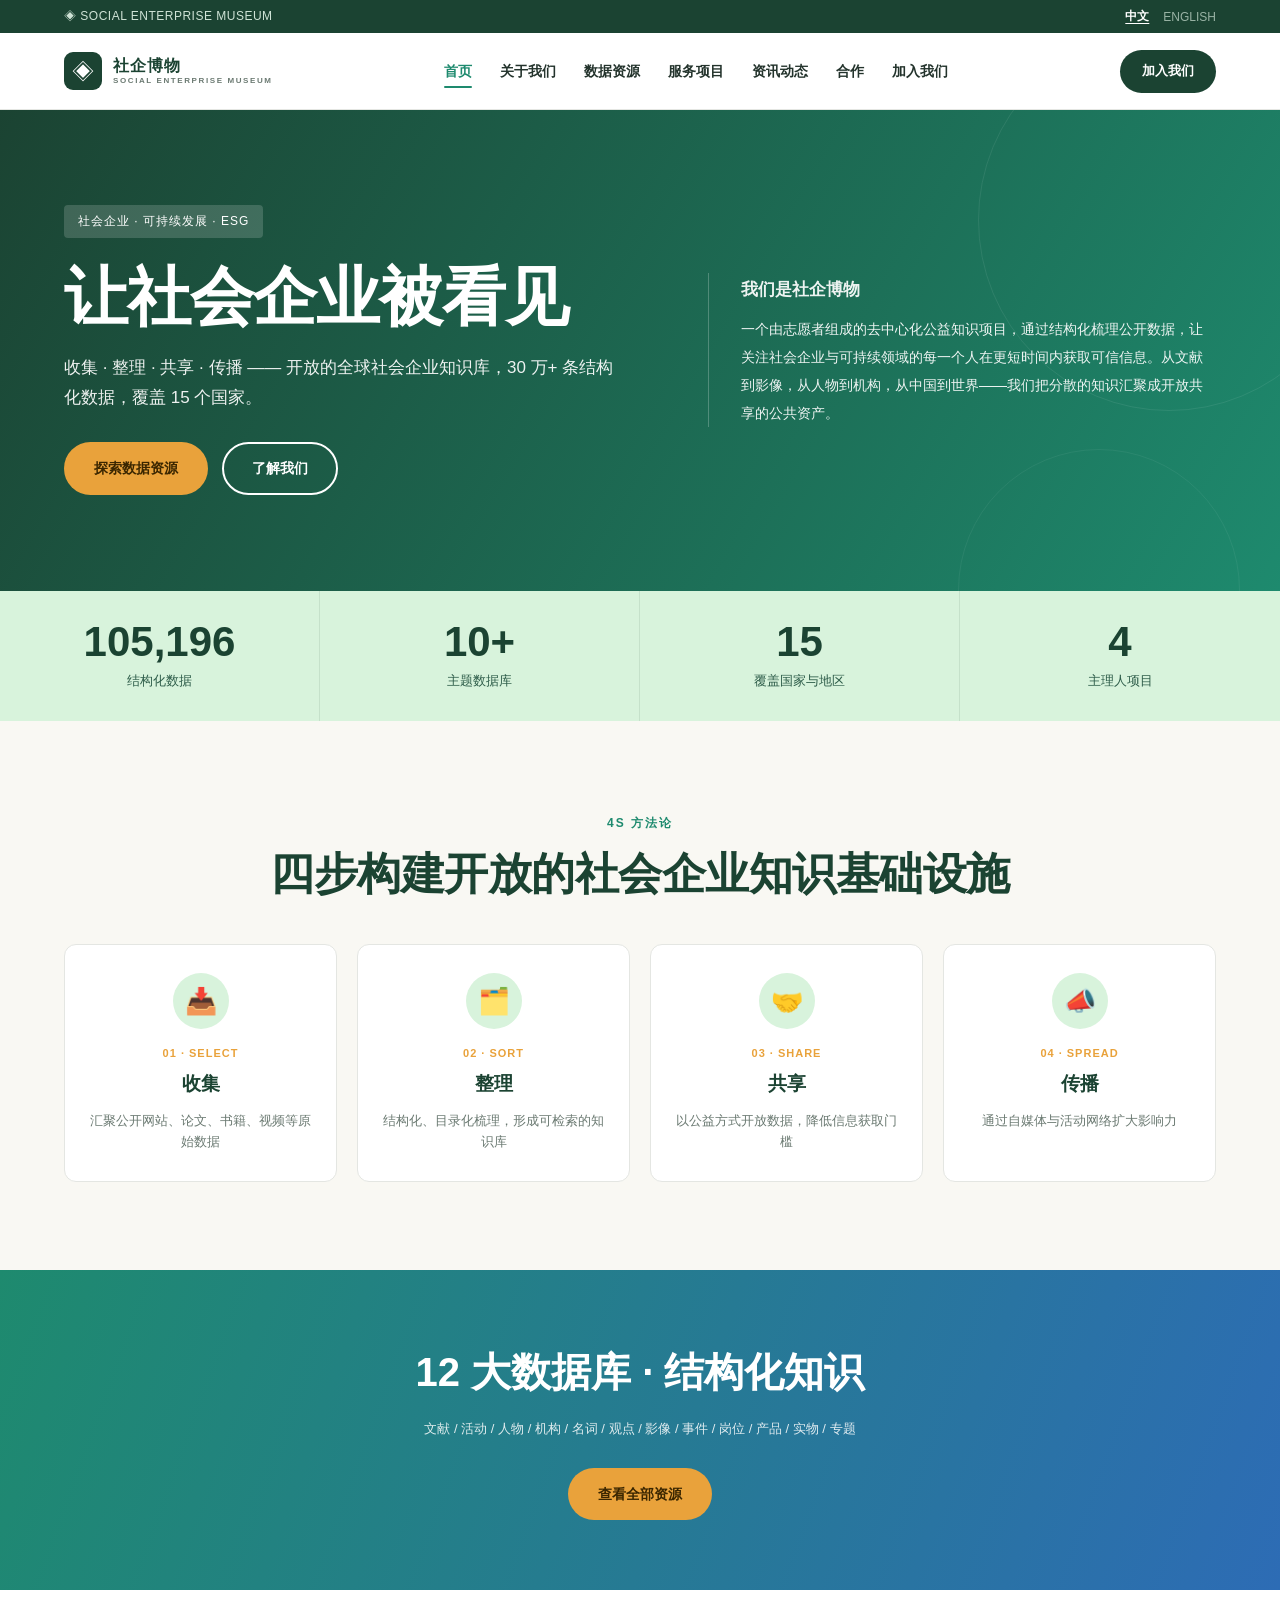
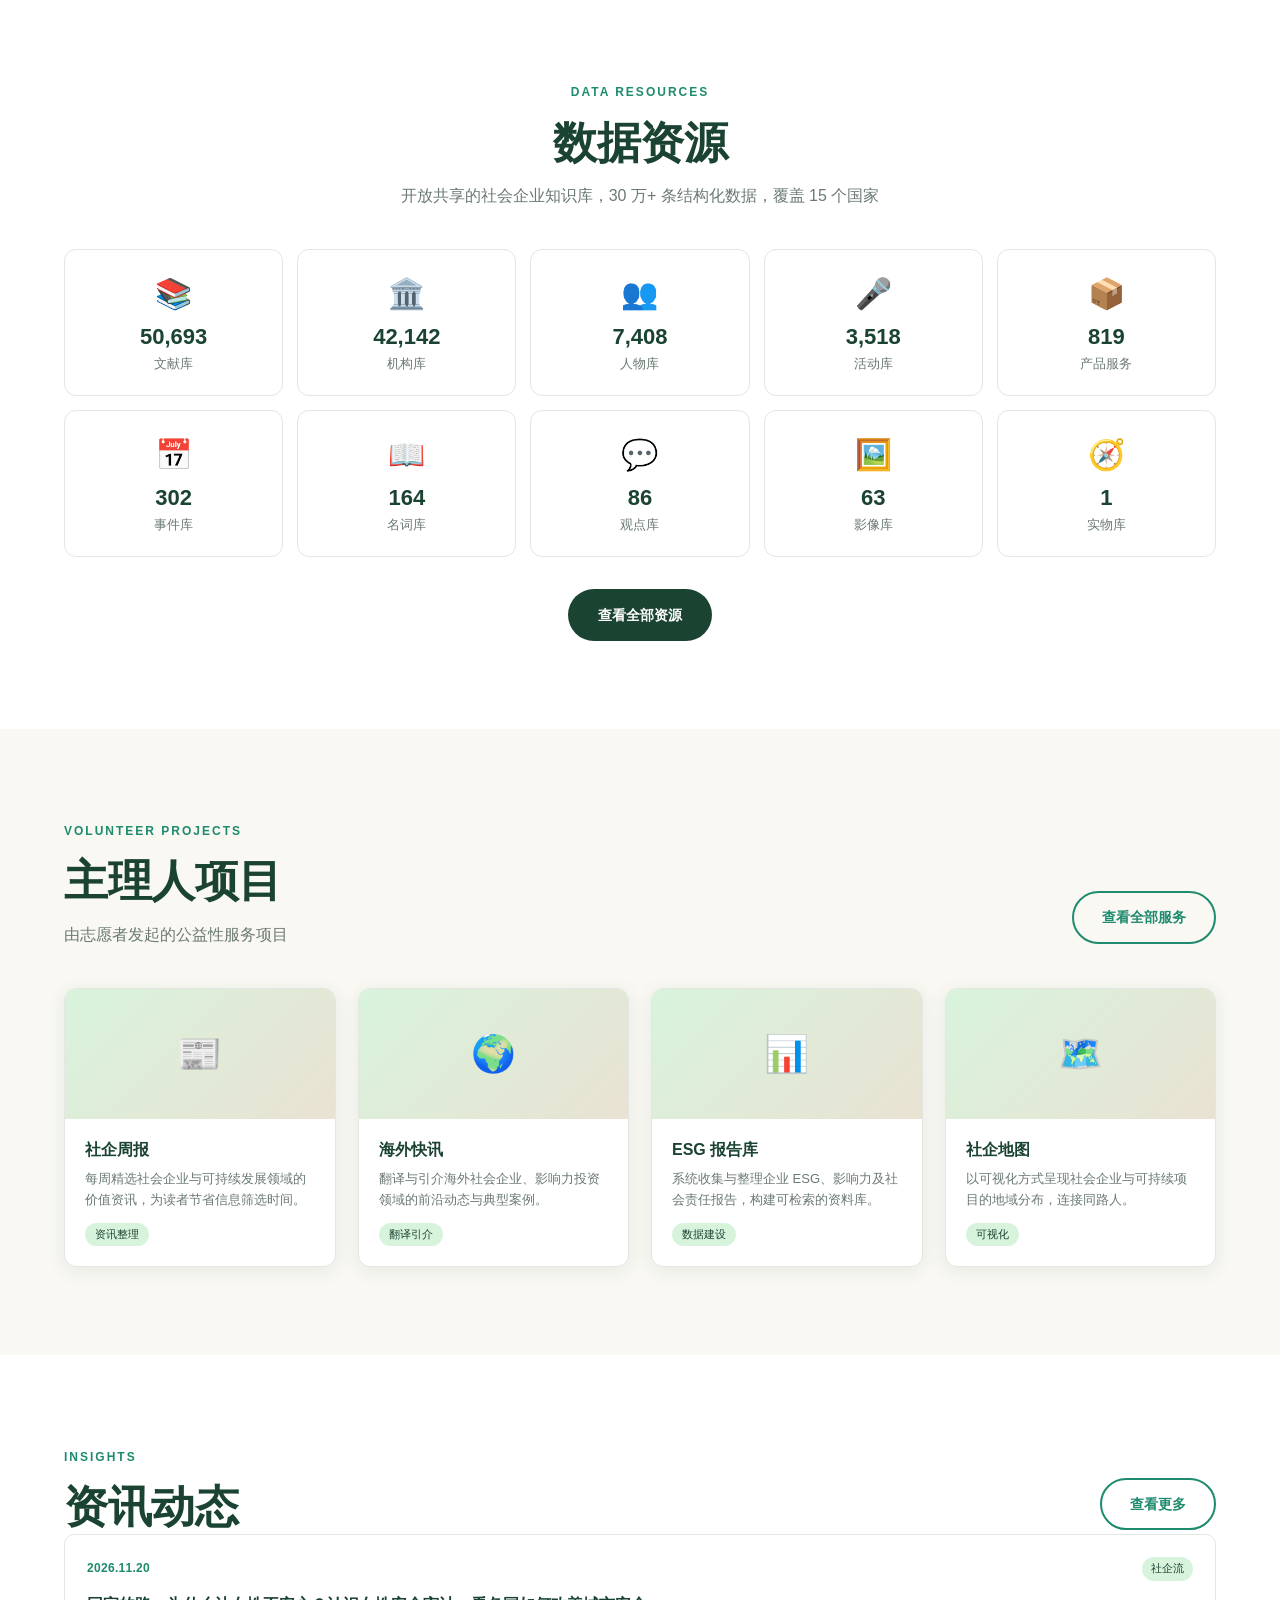
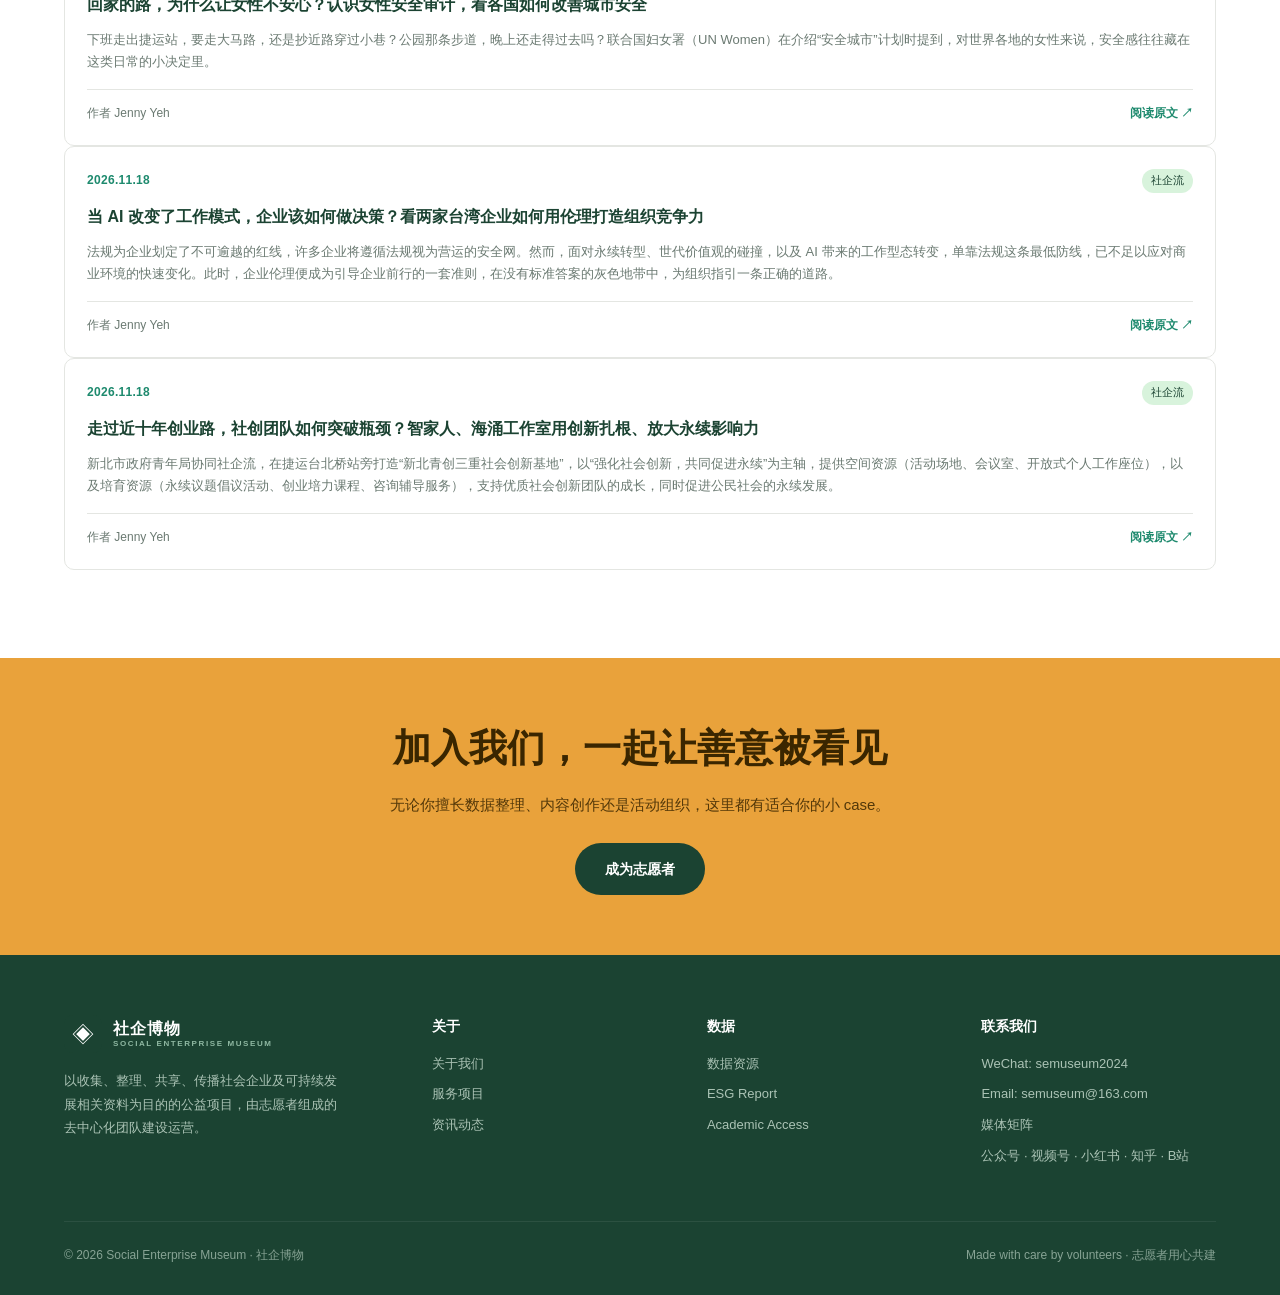
<file: index.html>
<!DOCTYPE html>
<html lang="zh-CN">
<head>
<meta charset="UTF-8">
<meta name="viewport" content="width=device-width, initial-scale=1.0">
<title>社企博物 · Social Enterprise Museum</title>
<meta name="description" content="社企博物——开放的全球社会企业知识库，收集、整理、共享、传播社会企业与可持续发展相关资料。">
<link rel="stylesheet" href="assets/css/style.css">
</head>
<body data-page="index.html">

<div class="langbar" id="langbar"></div>
<header class="site-header" id="site-header"></header>

<!-- Hero -->
<section class="hero">
  <div class="container">
    <div class="hero-main">
      <span class="hero-tag" data-i18n="heroTag">社会企业 · 可持续发展 · ESG</span>
      <h1 data-i18n="heroTitle">让社会企业被看见</h1>
      <p class="hero-lead" data-i18n="heroLead"></p>
      <div class="hero-actions">
        <a href="data.html" class="btn btn-primary" data-i18n="heroBtn1">探索数据资源</a>
        <a href="about.html" class="btn btn-outline" data-i18n="heroBtn2">了解我们</a>
      </div>
    </div>
    <div class="hero-side">
      <b data-i18n="heroSideTitle">我们是社企博物</b>
      <span data-i18n="heroSideText"></span>
    </div>
  </div>
</section>

<!-- 数据指标 -->
<div class="stats">
  <div class="stat"><div class="num">105,196</div><div class="label"><span class="lg-zh">结构化数据</span><span class="lg-en">Structured Records</span></div></div>
  <div class="stat"><div class="num">10+</div><div class="label"><span class="lg-zh">主题数据库</span><span class="lg-en">Theme Databases</span></div></div>
  <div class="stat"><div class="num">15</div><div class="label"><span class="lg-zh">覆盖国家与地区</span><span class="lg-en">Countries & Regions</span></div></div>
  <div class="stat"><div class="num">4</div><div class="label"><span class="lg-zh">主理人项目</span><span class="lg-en">Leader Projects</span></div></div>
</div>

<!-- 4S 方法论 -->
<section class="section section-cream">
  <div class="container">
    <div style="text-align:center">
      <span class="eyebrow" data-i18n="valuesTitle">4S 方法论</span>
      <h2 class="section-title" data-i18n="valuesSub">四步构建开放的社会企业知识基础设施</h2>
    </div>
    <div class="values">
      <div class="value-card">
        <div class="value-icon">📥</div>
        <div class="value-step">01 · <span data-i18n="v1e">SELECT</span></div>
        <h3 data-i18n="v1t">收集</h3>
        <p data-i18n="v1d"></p>
      </div>
      <div class="value-card">
        <div class="value-icon">🗂️</div>
        <div class="value-step">02 · <span data-i18n="v2e">SORT</span></div>
        <h3 data-i18n="v2t">整理</h3>
        <p data-i18n="v2d"></p>
      </div>
      <div class="value-card">
        <div class="value-icon">🤝</div>
        <div class="value-step">03 · <span data-i18n="v3e">SHARE</span></div>
        <h3 data-i18n="v3t">共享</h3>
        <p data-i18n="v3d"></p>
      </div>
      <div class="value-card">
        <div class="value-icon">📣</div>
        <div class="value-step">04 · <span data-i18n="v4e">SPREAD</span></div>
        <h3 data-i18n="v4t">传播</h3>
        <p data-i18n="v4d"></p>
      </div>
    </div>
  </div>
</section>

<!-- 数据库概览横幅 -->
<section class="banner">
  <div class="container">
    <h2 data-i18n="bannerTitle">12 大数据库 · 结构化知识</h2>
    <p class="banner-tags" data-i18n="bannerText"></p>
    <a href="data.html" class="btn btn-primary" data-i18n="bannerBtn">查看全部资源</a>
  </div>
</section>

<!-- 数据库规模预览 -->
<section class="section section-white">
  <div class="container">
    <div style="text-align:center">
      <span class="eyebrow" data-i18n="dataEyebrow">DATA RESOURCES</span>
      <h2 class="section-title" data-i18n="dataTitle">数据资源</h2>
      <p class="section-subtitle center" data-i18n="dataLead"></p>
    </div>
    <div class="db-overview">
      <div class="db-cell"><div class="db-ico">📚</div><div class="db-num">50,693</div><div class="db-name"><span class="lg-zh">文献库</span><span class="lg-en">Documents</span></div></div>
      <div class="db-cell"><div class="db-ico">🏛️</div><div class="db-num">42,142</div><div class="db-name"><span class="lg-zh">机构库</span><span class="lg-en">Organizations</span></div></div>
      <div class="db-cell"><div class="db-ico">👥</div><div class="db-num">7,408</div><div class="db-name"><span class="lg-zh">人物库</span><span class="lg-en">People</span></div></div>
      <div class="db-cell"><div class="db-ico">🎤</div><div class="db-num">3,518</div><div class="db-name"><span class="lg-zh">活动库</span><span class="lg-en">Activities</span></div></div>
      <div class="db-cell"><div class="db-ico">📦</div><div class="db-num">819</div><div class="db-name"><span class="lg-zh">产品服务</span><span class="lg-en">Products</span></div></div>
      <div class="db-cell"><div class="db-ico">📅</div><div class="db-num">302</div><div class="db-name"><span class="lg-zh">事件库</span><span class="lg-en">Events</span></div></div>
      <div class="db-cell"><div class="db-ico">📖</div><div class="db-num">164</div><div class="db-name"><span class="lg-zh">名词库</span><span class="lg-en">Vocabularies</span></div></div>
      <div class="db-cell"><div class="db-ico">💬</div><div class="db-num">86</div><div class="db-name"><span class="lg-zh">观点库</span><span class="lg-en">Opinions</span></div></div>
      <div class="db-cell"><div class="db-ico">🖼️</div><div class="db-num">63</div><div class="db-name"><span class="lg-zh">影像库</span><span class="lg-en">Pictures</span></div></div>
      <div class="db-cell"><div class="db-ico">🧭</div><div class="db-num">1</div><div class="db-name"><span class="lg-zh">实物库</span><span class="lg-en">Objects</span></div></div>
    </div>
    <div style="text-align:center;margin-top:32px"><a href="data.html" class="btn btn-dark" data-i18n="bannerBtn">查看全部资源</a></div>
  </div>
</section>

<!-- 主理人项目 -->
<section class="section section-cream">
  <div class="container">
    <div class="section-head">
      <div>
        <span class="eyebrow">VOLUNTEER PROJECTS</span>
        <h2 class="section-title" data-i18n="projTitle">主理人项目</h2>
        <p class="section-subtitle" data-i18n="projSub">由志愿者发起的公益性服务项目</p>
      </div>
      <a href="services.html" class="btn btn-outline" style="border-color:var(--jade);color:var(--jade)"><span class="lg-zh">查看全部服务</span><span class="lg-en">All Services</span></a>
    </div>
    <div class="card-grid">
      <div class="card">
        <div class="card-thumb">📰</div>
        <div class="card-body">
          <h3><span class="lg-zh">社企周报</span><span class="lg-en">SE Weekly</span></h3>
          <p><span class="lg-zh">每周精选社会企业与可持续发展领域的价值资讯，为读者节省信息筛选时间。</span><span class="lg-en">A weekly digest of valuable social enterprise and sustainability news, saving readers time on information filtering.</span></p>
          <span class="card-tag"><span class="lg-zh">资讯整理</span><span class="lg-en">Curation</span></span>
        </div>
      </div>
      <div class="card">
        <div class="card-thumb">🌍</div>
        <div class="card-body">
          <h3><span class="lg-zh">海外快讯</span><span class="lg-en">Global Briefs</span></h3>
          <p><span class="lg-zh">翻译与引介海外社会企业、影响力投资领域的前沿动态与典型案例。</span><span class="lg-en">Translating and introducing frontier trends and cases in global social enterprise and impact investing.</span></p>
          <span class="card-tag"><span class="lg-zh">翻译引介</span><span class="lg-en">Translation</span></span>
        </div>
      </div>
      <div class="card">
        <div class="card-thumb">📊</div>
        <div class="card-body">
          <h3><span class="lg-zh">ESG 报告库</span><span class="lg-en">ESG Reports</span></h3>
          <p><span class="lg-zh">系统收集与整理企业 ESG、影响力及社会责任报告，构建可检索的资料库。</span><span class="lg-en">Systematically collecting ESG, impact and CSR reports into a searchable repository.</span></p>
          <span class="card-tag"><span class="lg-zh">数据建设</span><span class="lg-en">Data</span></span>
        </div>
      </div>
      <div class="card">
        <div class="card-thumb">🗺️</div>
        <div class="card-body">
          <h3><span class="lg-zh">社企地图</span><span class="lg-en">SE Map</span></h3>
          <p><span class="lg-zh">以可视化方式呈现社会企业与可持续项目的地域分布，连接同路人。</span><span class="lg-en">Visualizing the geographic distribution of social enterprises and connecting like-minded people.</span></p>
          <span class="card-tag"><span class="lg-zh">可视化</span><span class="lg-en">Visualization</span></span>
        </div>
      </div>
    </div>
  </div>
</section>

<!-- 最新资讯 -->
<section class="section section-white">
  <div class="container">
    <div class="section-head">
      <div>
        <span class="eyebrow">INSIGHTS</span>
        <h2 class="section-title" data-i18n="newsTitle">最新资讯</h2>
      </div>
      <a href="news.html" class="btn btn-outline" style="border-color:var(--jade);color:var(--jade)" data-i18n="newsBtn">查看更多</a>
    </div>
    <div class="news-list" id="home-news"></div>
  </div>
</section>

<!-- CTA -->
<section class="cta-band">
  <div class="container">
    <h2 data-i18n="ctaTitle">加入我们，一起让善意被看见</h2>
    <p data-i18n="ctaText"></p>
    <a href="join.html" class="btn btn-dark" data-i18n="ctaBtn">成为志愿者</a>
  </div>
</section>

<footer class="site-footer" id="site-footer"></footer>

<script src="assets/js/i18n.js"></script>
<script src="assets/js/home-news.js"></script>
</body>
</html>
</file>
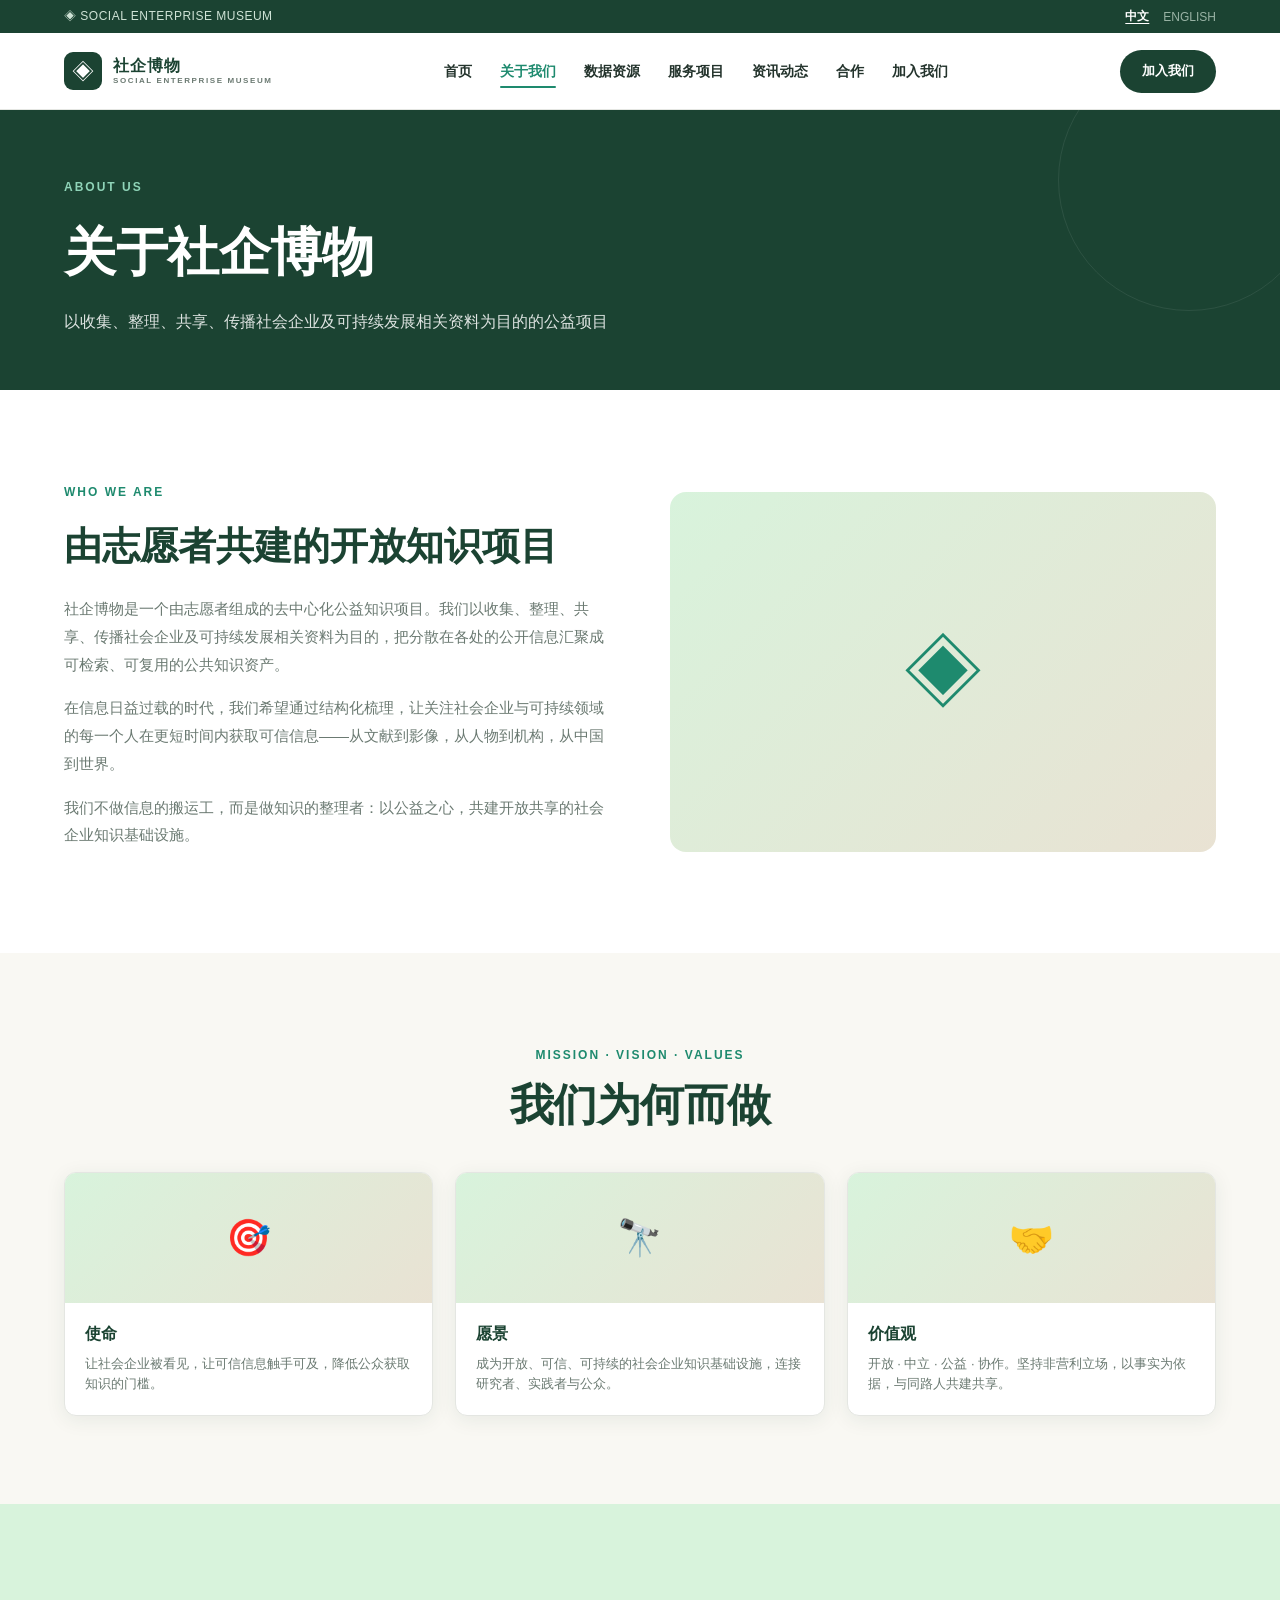
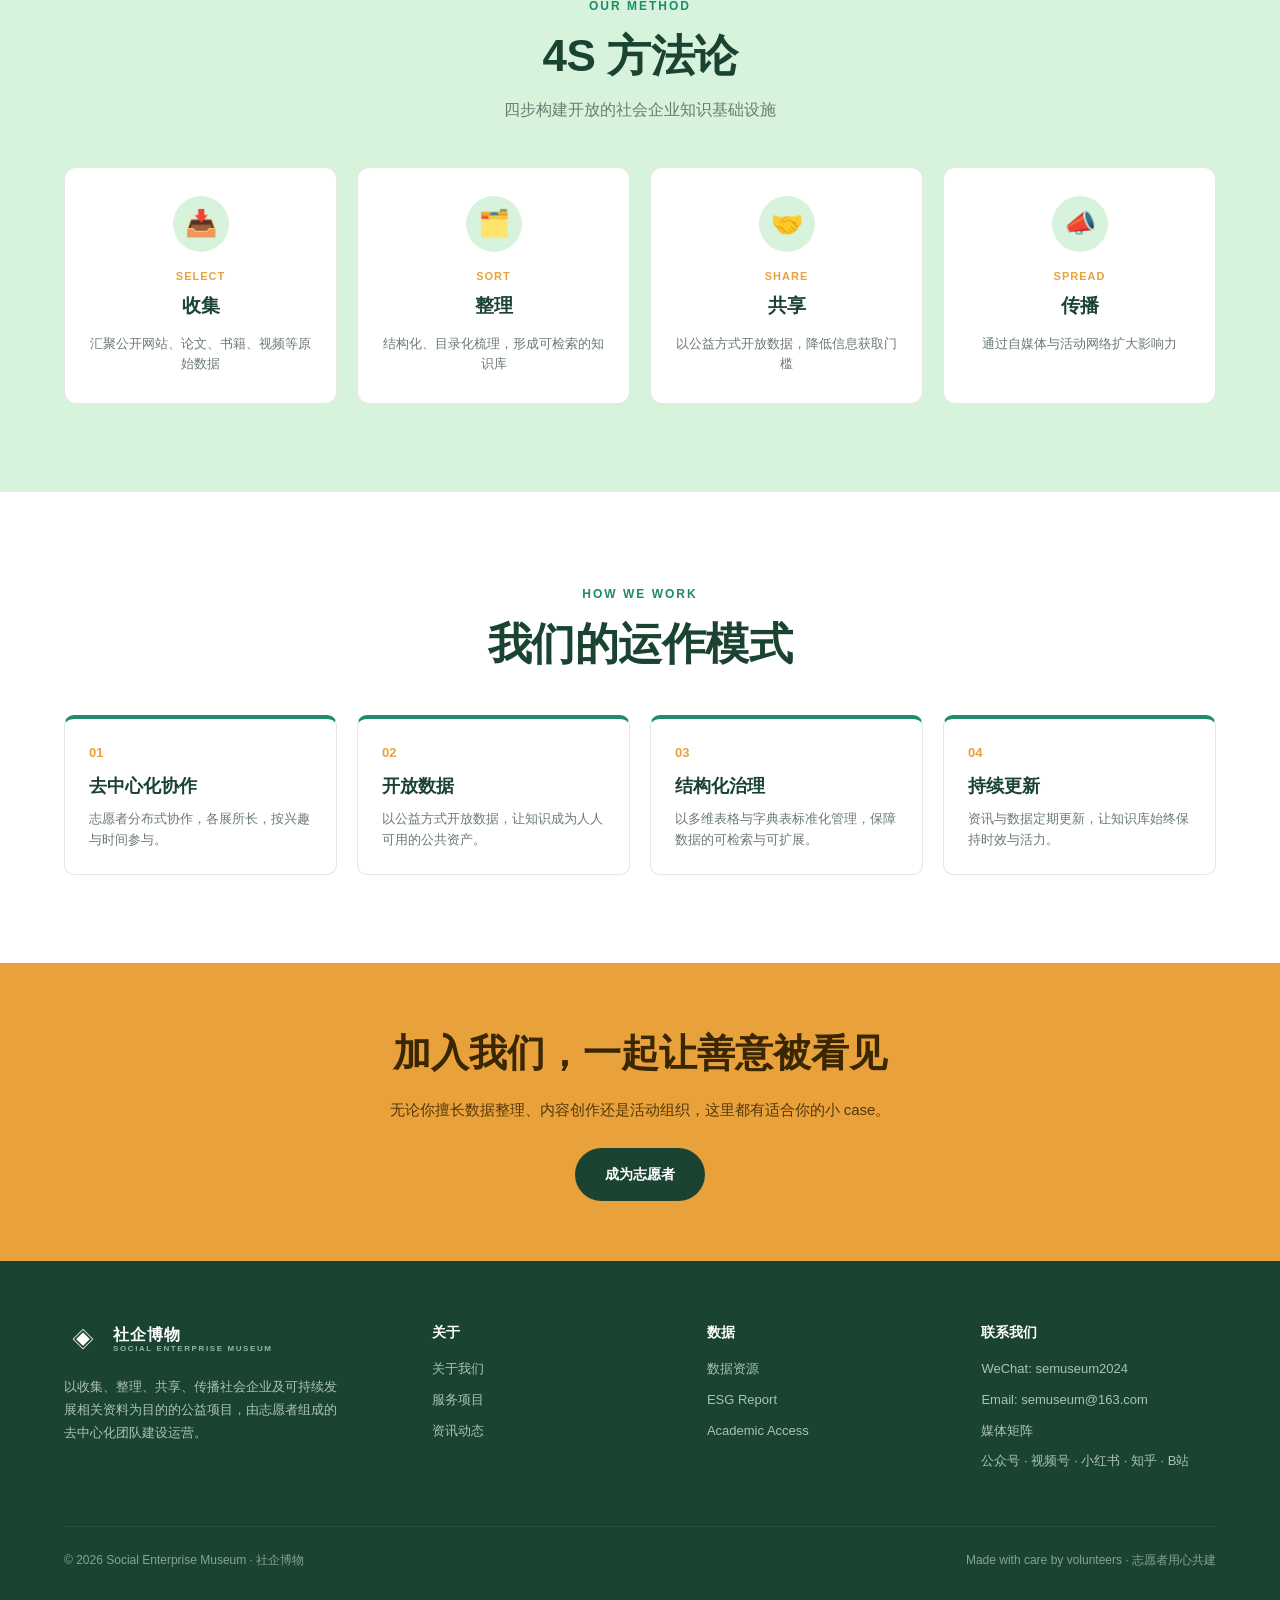
<file: about.html>
<!DOCTYPE html>
<html lang="zh-CN">
<head>
<meta charset="UTF-8">
<meta name="viewport" content="width=device-width, initial-scale=1.0">
<title>关于我们 · 社企博物</title>
<link rel="stylesheet" href="assets/css/style.css">
</head>
<body data-page="about.html">

<div class="langbar" id="langbar"></div>
<header class="site-header" id="site-header"></header>

<!-- 页头 -->
<section class="page-hero">
  <div class="container">
    <span class="eyebrow" data-i18n="aboutEyebrow">ABOUT US</span>
    <h1 data-i18n="aboutTitle">关于社企博物</h1>
    <p data-i18n="aboutLead"></p>
  </div>
</section>

<!-- 我们是谁 -->
<section class="section section-white">
  <div class="container">
    <div class="about-grid">
      <div class="about-text">
        <span class="eyebrow">WHO WE ARE</span>
        <h2><span class="lg-zh">由志愿者共建的开放知识项目</span><span class="lg-en">An Open Knowledge Project Built by Volunteers</span></h2>
        <p><span class="lg-zh">社企博物是一个由志愿者组成的去中心化公益知识项目。我们以收集、整理、共享、传播社会企业及可持续发展相关资料为目的，把分散在各处的公开信息汇聚成可检索、可复用的公共知识资产。</span><span class="lg-en">SEMuseum is a decentralized public-interest knowledge project run by volunteers. We collect, sort, share and spread social enterprise and sustainability resources, turning scattered public information into a searchable, reusable public asset.</span></p>
        <p><span class="lg-zh">在信息日益过载的时代，我们希望通过结构化梳理，让关注社会企业与可持续领域的每一个人在更短时间内获取可信信息——从文献到影像，从人物到机构，从中国到世界。</span><span class="lg-en">In an age of information overload, we use structured curation to help everyone interested in social enterprise and sustainability access trustworthy information faster — from documents to images, people to organizations, China to the world.</span></p>
        <p><span class="lg-zh">我们不做信息的搬运工，而是做知识的整理者：以公益之心，共建开放共享的社会企业知识基础设施。</span><span class="lg-en">We are not merely information carriers, but knowledge curators — building an open knowledge infrastructure for social enterprise with a public spirit.</span></p>
      </div>
      <div class="about-visual">◈</div>
    </div>
  </div>
</section>

<!-- 使命 / 愿景 / 价值观 -->
<section class="section section-cream">
  <div class="container">
    <div style="text-align:center">
      <span class="eyebrow">MISSION · VISION · VALUES</span>
      <h2 class="section-title center"><span class="lg-zh">我们为何而做</span><span class="lg-en">Why We Do It</span></h2>
    </div>
    <div class="card-grid cols-3">
      <div class="card">
        <div class="card-thumb">🎯</div>
        <div class="card-body">
          <h3><span class="lg-zh">使命</span><span class="lg-en">Mission</span></h3>
          <p><span class="lg-zh">让社会企业被看见，让可信信息触手可及，降低公众获取知识的门槛。</span><span class="lg-en">Make social enterprises visible, make trustworthy information accessible, and lower barriers to knowledge.</span></p>
        </div>
      </div>
      <div class="card">
        <div class="card-thumb">🔭</div>
        <div class="card-body">
          <h3><span class="lg-zh">愿景</span><span class="lg-en">Vision</span></h3>
          <p><span class="lg-zh">成为开放、可信、可持续的社会企业知识基础设施，连接研究者、实践者与公众。</span><span class="lg-en">To become an open, trustworthy and sustainable knowledge infrastructure connecting researchers, practitioners and the public.</span></p>
        </div>
      </div>
      <div class="card">
        <div class="card-thumb">🤝</div>
        <div class="card-body">
          <h3><span class="lg-zh">价值观</span><span class="lg-en">Values</span></h3>
          <p><span class="lg-zh">开放 · 中立 · 公益 · 协作。坚持非营利立场，以事实为依据，与同路人共建共享。</span><span class="lg-en">Open · Neutral · Public-spirited · Collaborative. Non-profit, evidence-based, and built together.</span></p>
        </div>
      </div>
    </div>
  </div>
</section>

<!-- 4S 方法论 -->
<section class="section section-mint">
  <div class="container">
    <div style="text-align:center">
      <span class="eyebrow">OUR METHOD</span>
      <h2 class="section-title" data-i18n="valuesTitle">4S 方法论</h2>
      <p class="section-subtitle center" data-i18n="valuesSub">四步构建开放的社会企业知识基础设施</p>
    </div>
    <div class="values">
      <div class="value-card"><div class="value-icon">📥</div><div class="value-step">SELECT</div><h3 data-i18n="v1t">收集</h3><p data-i18n="v1d"></p></div>
      <div class="value-card"><div class="value-icon">🗂️</div><div class="value-step">SORT</div><h3 data-i18n="v2t">整理</h3><p data-i18n="v2d"></p></div>
      <div class="value-card"><div class="value-icon">🤝</div><div class="value-step">SHARE</div><h3 data-i18n="v3t">共享</h3><p data-i18n="v3d"></p></div>
      <div class="value-card"><div class="value-icon">📣</div><div class="value-step">SPREAD</div><h3 data-i18n="v4t">传播</h3><p data-i18n="v4d"></p></div>
    </div>
  </div>
</section>

<!-- 运作模式 -->
<section class="section section-white">
  <div class="container">
    <div style="text-align:center">
      <span class="eyebrow">HOW WE WORK</span>
      <h2 class="section-title center"><span class="lg-zh">我们的运作模式</span><span class="lg-en">How We Work</span></h2>
    </div>
    <div class="mode-grid">
      <div class="mode-card"><div class="num">01</div><h3><span class="lg-zh">去中心化协作</span><span class="lg-en">Decentralized</span></h3><p><span class="lg-zh">志愿者分布式协作，各展所长，按兴趣与时间参与。</span><span class="lg-en">Volunteers collaborate distributedly, contributing by strength, interest and available time.</span></p></div>
      <div class="mode-card"><div class="num">02</div><h3><span class="lg-zh">开放数据</span><span class="lg-en">Open Data</span></h3><p><span class="lg-zh">以公益方式开放数据，让知识成为人人可用的公共资产。</span><span class="lg-en">Opening data for public good, making knowledge a public asset for all.</span></p></div>
      <div class="mode-card"><div class="num">03</div><h3><span class="lg-zh">结构化治理</span><span class="lg-en">Structured</span></h3><p><span class="lg-zh">以多维表格与字典表标准化管理，保障数据的可检索与可扩展。</span><span class="lg-en">Standardized management via structured tables and dictionaries for searchability and scalability.</span></p></div>
      <div class="mode-card"><div class="num">04</div><h3><span class="lg-zh">持续更新</span><span class="lg-en">Continuous</span></h3><p><span class="lg-zh">资讯与数据定期更新，让知识库始终保持时效与活力。</span><span class="lg-en">Regularly updating news and data to keep the knowledge base current and alive.</span></p></div>
    </div>
  </div>
</section>

<section class="cta-band">
  <div class="container">
    <h2 data-i18n="ctaTitle">加入我们，一起让善意被看见</h2>
    <p data-i18n="ctaText"></p>
    <a href="join.html" class="btn btn-dark" data-i18n="ctaBtn">成为志愿者</a>
  </div>
</section>

<footer class="site-footer" id="site-footer"></footer>
<script src="assets/js/i18n.js"></script>
</body>
</html>
</file>
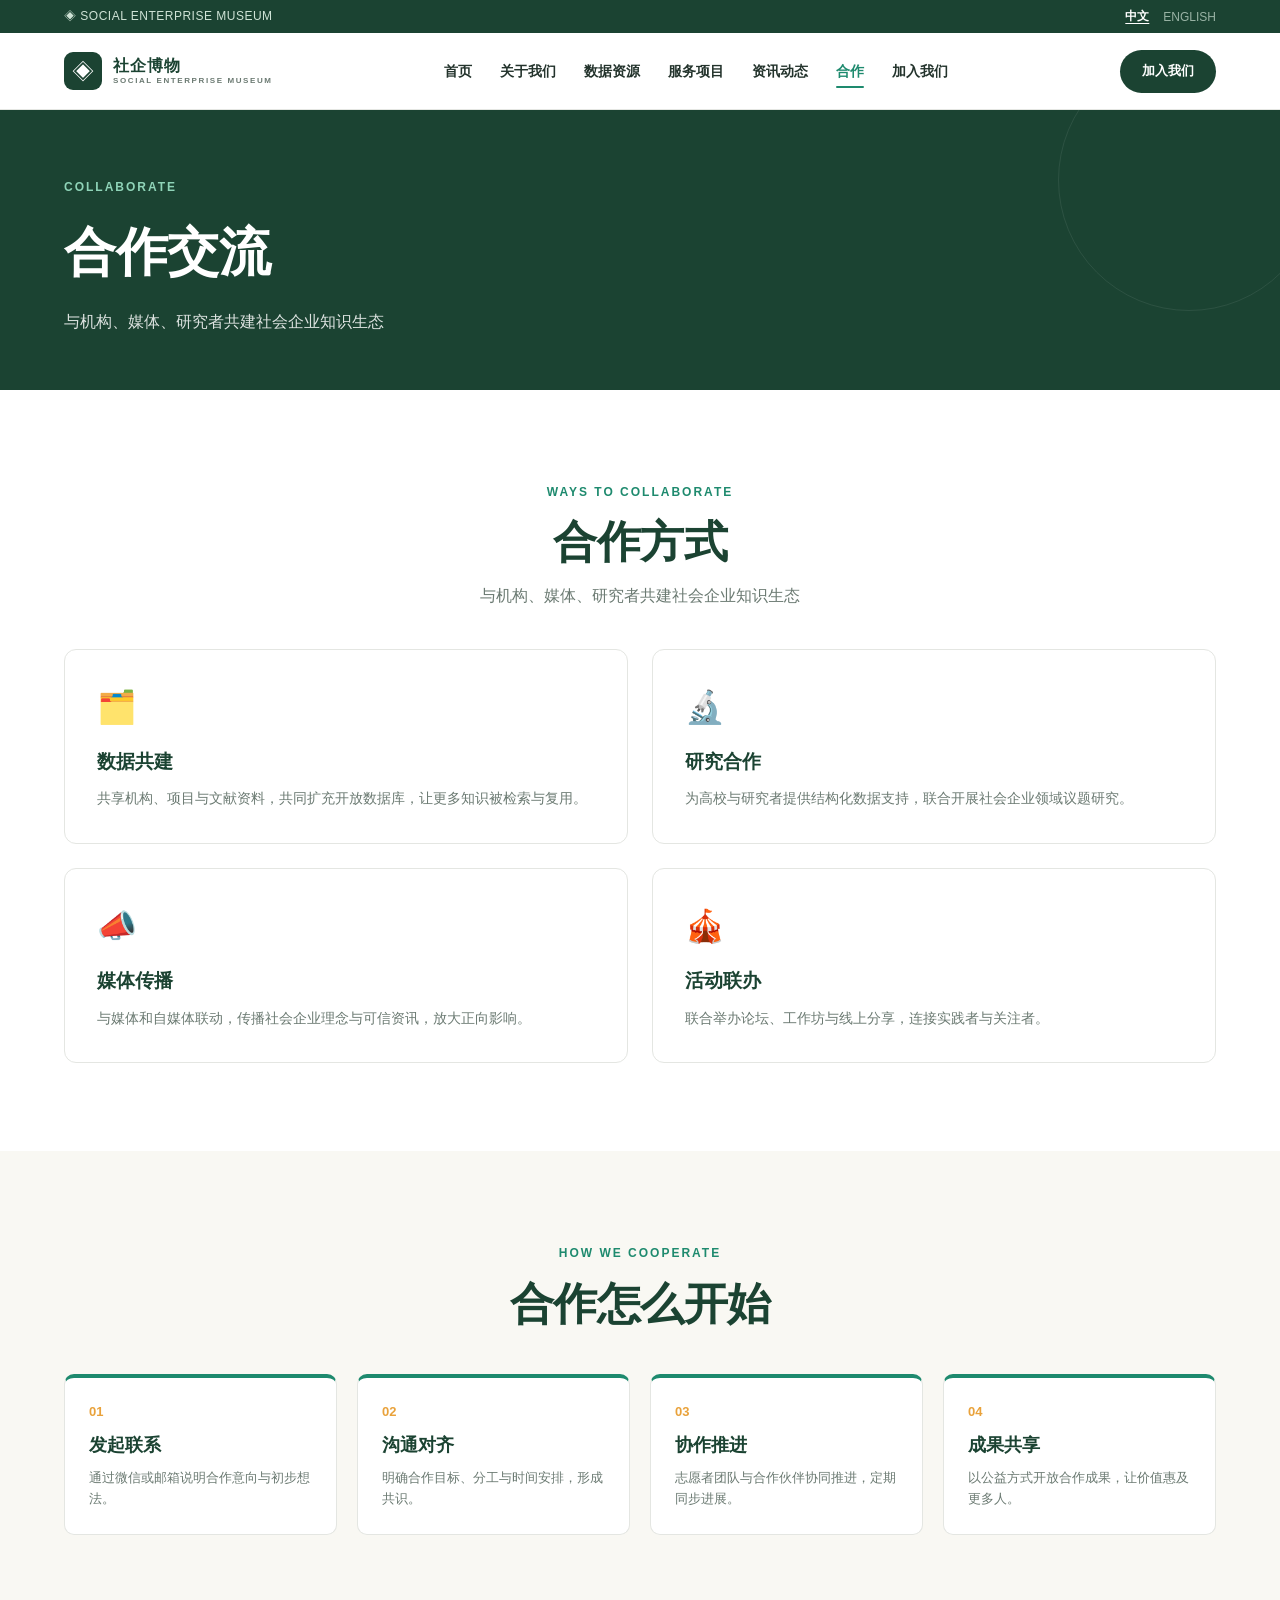
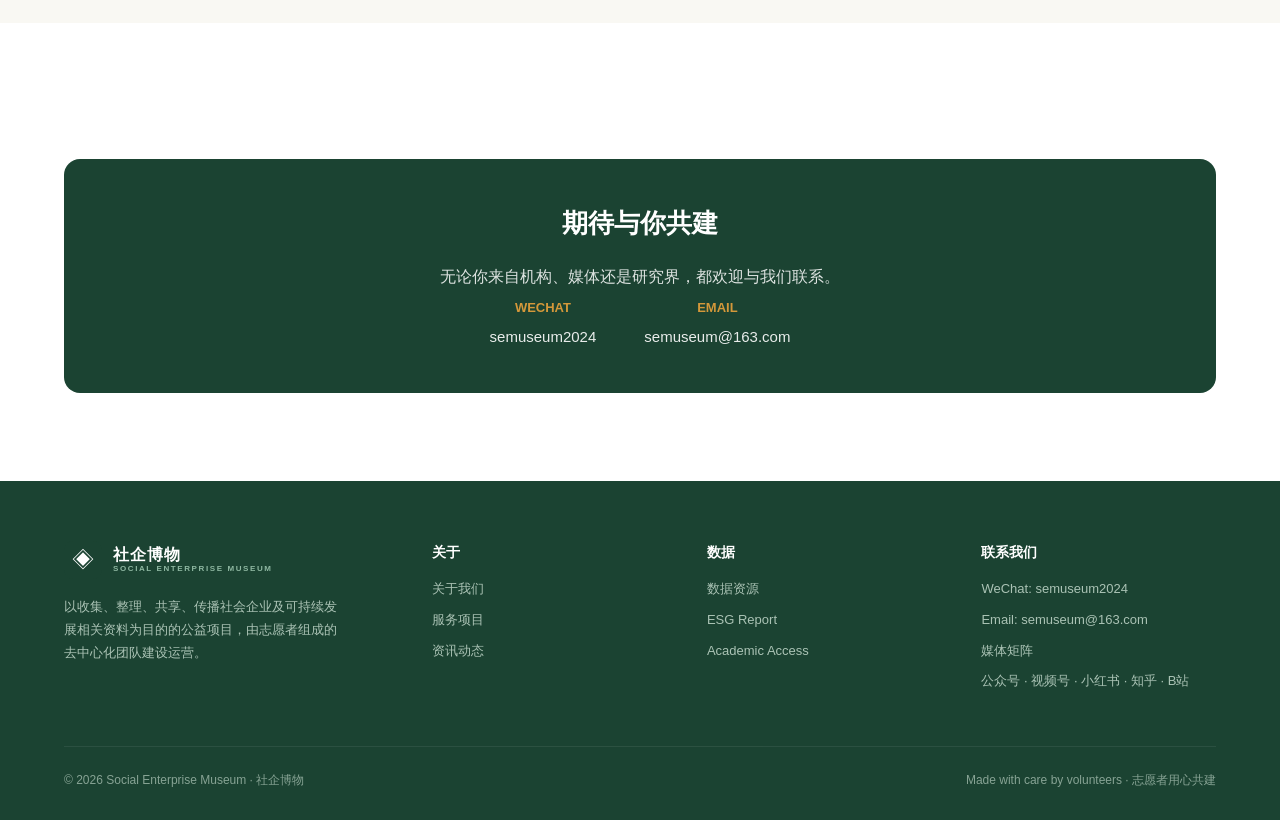
<file: cooperate.html>
<!DOCTYPE html>
<html lang="zh-CN">
<head>
<meta charset="UTF-8">
<meta name="viewport" content="width=device-width, initial-scale=1.0">
<title>合作交流 · 社企博物</title>
<link rel="stylesheet" href="assets/css/style.css">
</head>
<body data-page="cooperate.html">

<div class="langbar" id="langbar"></div>
<header class="site-header" id="site-header"></header>

<section class="page-hero">
  <div class="container">
    <span class="eyebrow" data-i18n="coopEyebrow">COLLABORATE</span>
    <h1 data-i18n="coopTitle">合作交流</h1>
    <p data-i18n="coopLead"></p>
  </div>
</section>

<!-- 合作方式 -->
<section class="section section-white">
  <div class="container">
    <div style="text-align:center">
      <span class="eyebrow">WAYS TO COLLABORATE</span>
      <h2 class="section-title center"><span class="lg-zh">合作方式</span><span class="lg-en">Ways to Collaborate</span></h2>
      <p class="section-subtitle center"><span class="lg-zh">与机构、媒体、研究者共建社会企业知识生态</span><span class="lg-en">Building the knowledge ecosystem with institutions, media and researchers</span></p>
    </div>
    <div class="info-cards">
      <div class="info-card"><div class="icon">🗂️</div><h3><span class="lg-zh">数据共建</span><span class="lg-en">Data Co-building</span></h3><p><span class="lg-zh">共享机构、项目与文献资料，共同扩充开放数据库，让更多知识被检索与复用。</span><span class="lg-en">Share organization, project and document resources to expand the open database.</span></p></div>
      <div class="info-card"><div class="icon">🔬</div><h3><span class="lg-zh">研究合作</span><span class="lg-en">Research</span></h3><p><span class="lg-zh">为高校与研究者提供结构化数据支持，联合开展社会企业领域议题研究。</span><span class="lg-en">Providing structured data support and joint research on social enterprise topics.</span></p></div>
      <div class="info-card"><div class="icon">📣</div><h3><span class="lg-zh">媒体传播</span><span class="lg-en">Media</span></h3><p><span class="lg-zh">与媒体和自媒体联动，传播社会企业理念与可信资讯，放大正向影响。</span><span class="lg-en">Partnering with media to spread social enterprise ideas and trustworthy information.</span></p></div>
      <div class="info-card"><div class="icon">🎪</div><h3><span class="lg-zh">活动联办</span><span class="lg-en">Events</span></h3><p><span class="lg-zh">联合举办论坛、工作坊与线上分享，连接实践者与关注者。</span><span class="lg-en">Co-hosting forums, workshops and online talks connecting practitioners and supporters.</span></p></div>
    </div>
  </div>
</section>

<!-- 合作流程 -->
<section class="section section-cream">
  <div class="container">
    <div style="text-align:center">
      <span class="eyebrow">HOW WE COOPERATE</span>
      <h2 class="section-title center"><span class="lg-zh">合作怎么开始</span><span class="lg-en">How it Starts</span></h2>
    </div>
    <div class="mode-grid">
      <div class="mode-card"><div class="num">01</div><h3><span class="lg-zh">发起联系</span><span class="lg-en">Reach Out</span></h3><p><span class="lg-zh">通过微信或邮箱说明合作意向与初步想法。</span><span class="lg-en">Share your interest and initial ideas via WeChat or email.</span></p></div>
      <div class="mode-card"><div class="num">02</div><h3><span class="lg-zh">沟通对齐</span><span class="lg-en">Align</span></h3><p><span class="lg-zh">明确合作目标、分工与时间安排，形成共识。</span><span class="lg-en">Clarify goals, roles and timeline to reach alignment.</span></p></div>
      <div class="mode-card"><div class="num">03</div><h3><span class="lg-zh">协作推进</span><span class="lg-en">Execute</span></h3><p><span class="lg-zh">志愿者团队与合作伙伴协同推进，定期同步进展。</span><span class="lg-en">Volunteers and partners work together with regular updates.</span></p></div>
      <div class="mode-card"><div class="num">04</div><h3><span class="lg-zh">成果共享</span><span class="lg-en">Share</span></h3><p><span class="lg-zh">以公益方式开放合作成果，让价值惠及更多人。</span><span class="lg-en">Openly share outcomes for the public good.</span></p></div>
    </div>
  </div>
</section>

<section class="section section-white">
  <div class="container">
    <div class="contact-box">
      <h3><span class="lg-zh">期待与你共建</span><span class="lg-en">Let's Build Together</span></h3>
      <p style="opacity:.85;margin-bottom:8px"><span class="lg-zh">无论你来自机构、媒体还是研究界，都欢迎与我们联系。</span><span class="lg-en">Whether from an institution, media or research background, we'd love to hear from you.</span></p>
      <div class="contact-items">
        <div class="contact-item"><b>WECHAT</b>semuseum2024</div>
        <div class="contact-item"><b>EMAIL</b>semuseum@163.com</div>
      </div>
    </div>
  </div>
</section>

<footer class="site-footer" id="site-footer"></footer>
<script src="assets/js/i18n.js"></script>
</body>
</html>
</file>
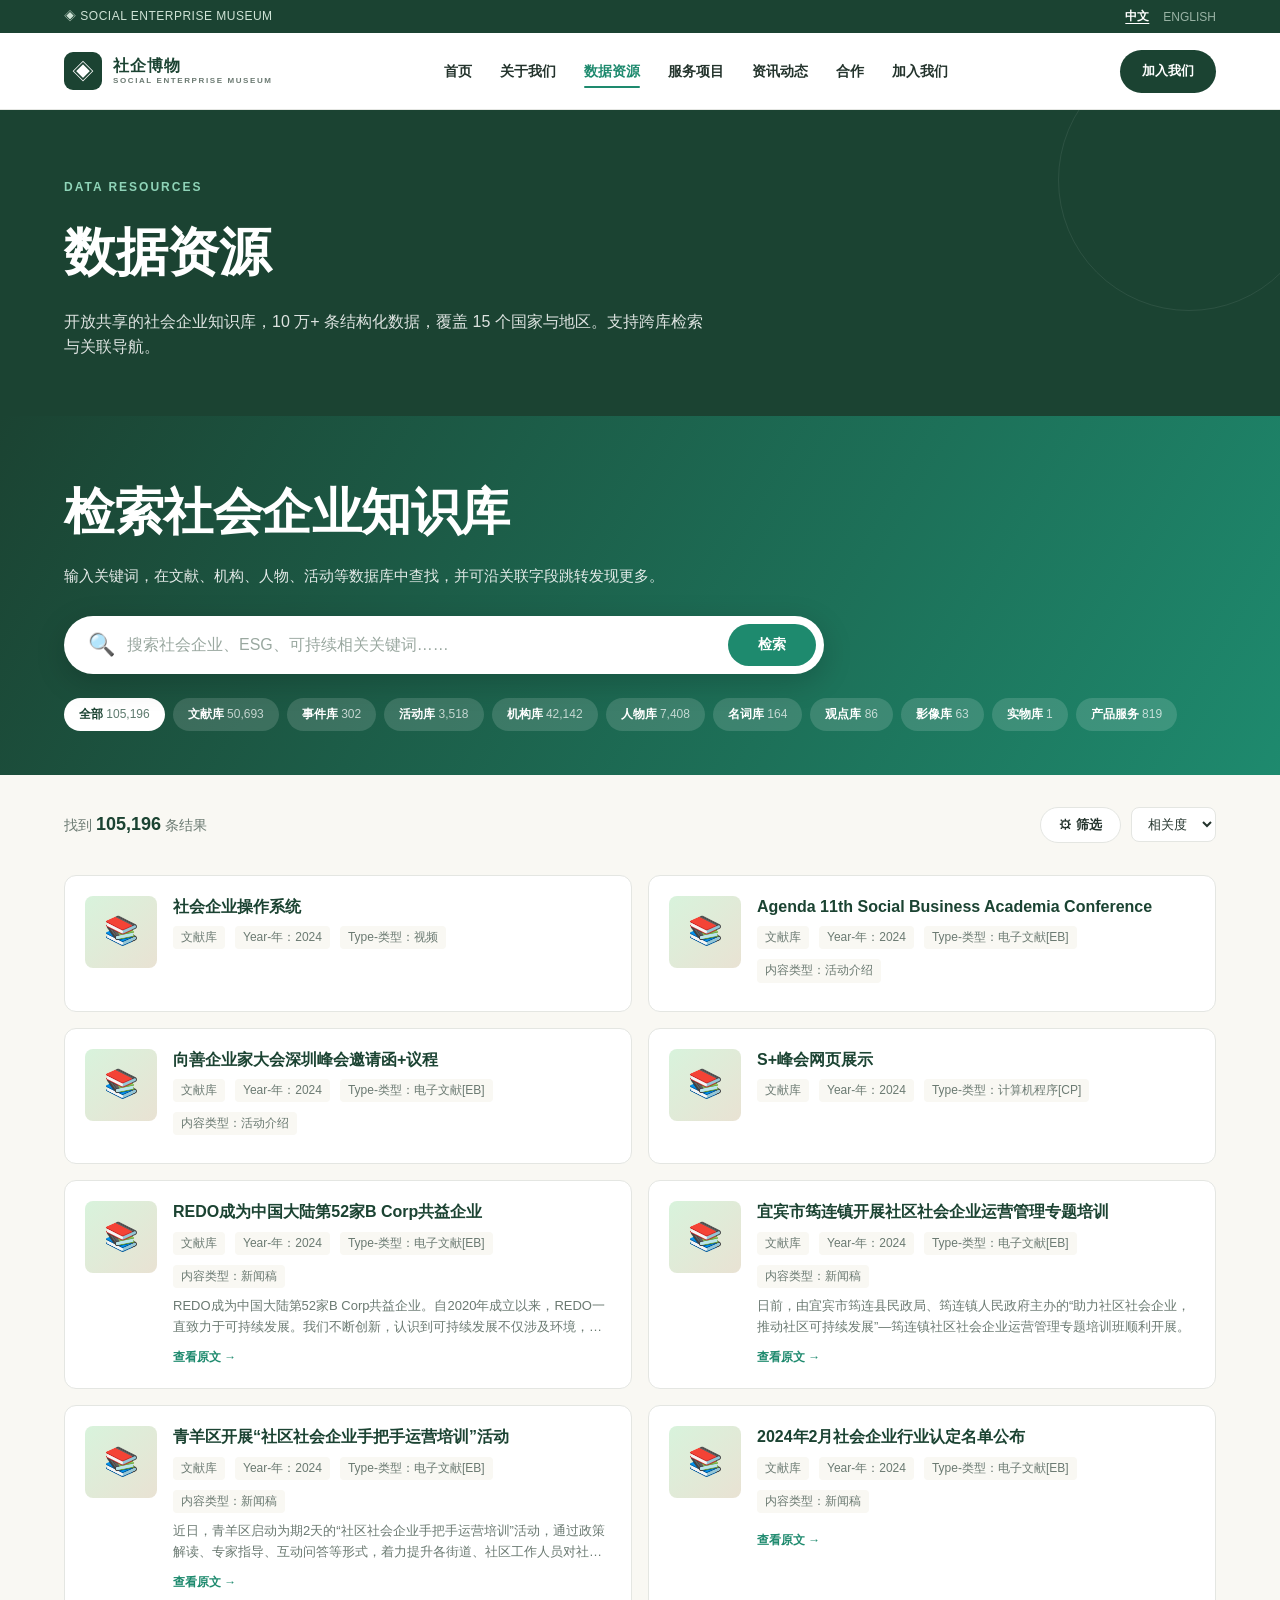
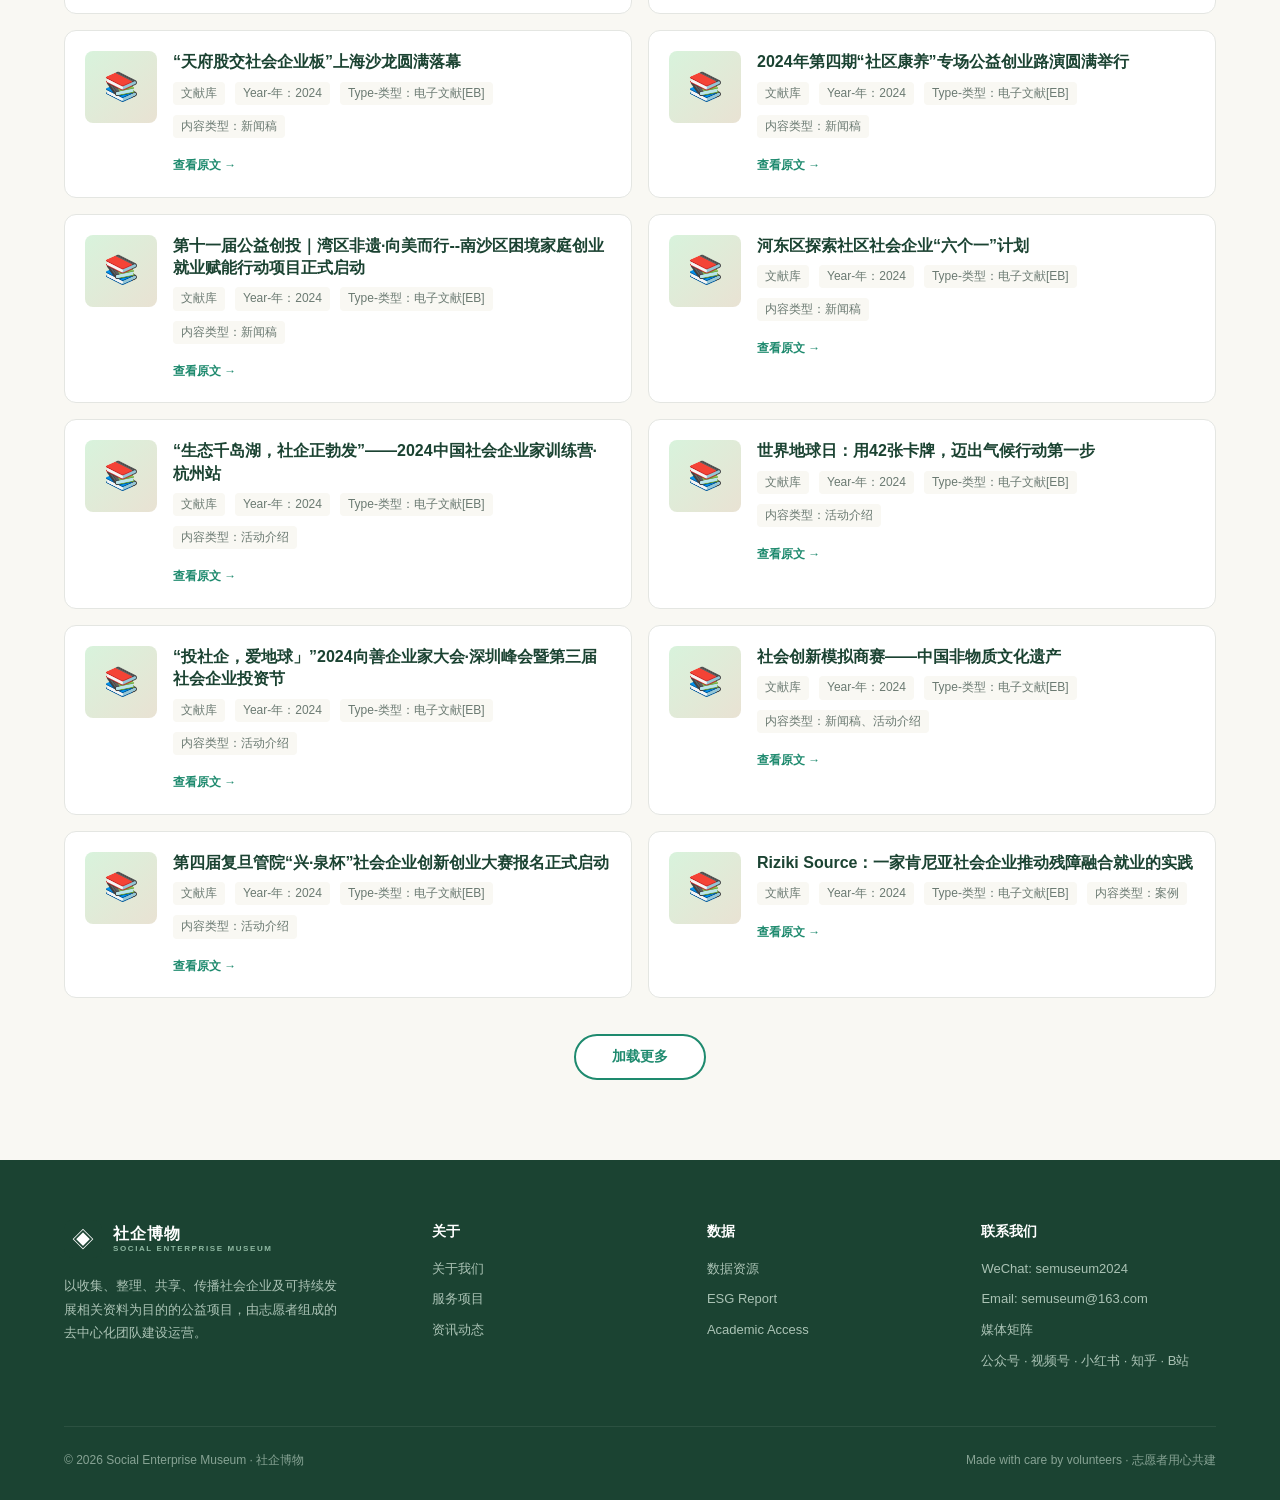
<file: data.html>
<!DOCTYPE html>
<html lang="zh-CN">
<head>
<meta charset="UTF-8">
<meta name="viewport" content="width=device-width, initial-scale=1.0">
<title>数据资源 · 社企博物</title>
<meta name="description" content="检索社企博物开放的社会企业知识库，跨库查询文献、机构、人物、活动等数据。">
<link rel="stylesheet" href="assets/css/style.css">
</head>
<body data-page="data.html">

<div class="langbar" id="langbar"></div>
<header class="site-header" id="site-header"></header>

<!-- 页头 -->
<section class="page-hero">
  <div class="container">
    <span class="eyebrow" data-i18n="dataEyebrow">DATA RESOURCES</span>
    <h1 data-i18n="dataTitle">数据资源</h1>
    <p><span class="lg-zh">开放共享的社会企业知识库，10 万+ 条结构化数据，覆盖 15 个国家与地区。支持跨库检索与关联导航。</span><span class="lg-en">An open knowledge base with 100,000+ structured records across 15 countries — cross-database search and linked navigation.</span></p>
  </div>
</section>

<!-- 检索区 -->
<section class="search-hero">
  <div class="container">
    <h1><span class="lg-zh">检索社会企业知识库</span><span class="lg-en">Search the Knowledge Base</span></h1>
    <p><span class="lg-zh">输入关键词，在文献、机构、人物、活动等数据库中查找，并可沿关联字段跳转发现更多。</span><span class="lg-en">Enter a keyword to search documents, organizations, people and activities — then follow linked fields to discover more.</span></p>
    <div class="search-box-wrap">
      <div class="search-box">
        <span class="s-icon">🔍</span>
        <input type="text" id="search-input" data-i18n="searchPlaceholder" placeholder="搜索社会企业、ESG、可持续相关关键词……" autocomplete="off">
        <button id="search-btn" data-i18n="searchBtn">检索</button>
      </div>
    </div>
    <div class="db-tabs" id="db-tabs"></div>
  </div>
</section>

<!-- 检索结果 -->
<section class="search-main">
  <div class="container">
    <div class="search-toolbar">
      <div class="result-count" id="result-count"></div>
      <div style="display:flex;gap:10px;align-items:center;flex-wrap:wrap">
        <button class="filter-chip" id="filter-toggle">⚙ <span data-i18n="filters">筛选</span></button>
        <select class="sort-select" id="sort-select">
          <option value="relevance" data-i18n="sortRelevance">相关度</option>
          <option value="latest" data-i18n="sortLatest">最新</option>
        </select>
      </div>
    </div>

    <div class="filter-panel" id="filter-panel"></div>
    <div class="active-filters" id="active-filters"></div>

    <div class="data-status" id="data-status"><div class="spinner"></div><span data-i18n="loading">正在加载数据…</span></div>
    <div class="results" id="results"></div>
    <div class="load-more" id="load-more" style="display:none">
      <button id="load-more-btn" data-i18n="loadMore">加载更多</button>
    </div>
  </div>
</section>

<!-- 详情弹窗 -->
<div class="detail-overlay" id="detail-overlay">
  <div class="detail-modal" id="detail-modal"></div>
</div>

<footer class="site-footer" id="site-footer"></footer>

<script src="assets/js/i18n.js"></script>
<script src="assets/js/search.js"></script>
</body>
</html>
</file>
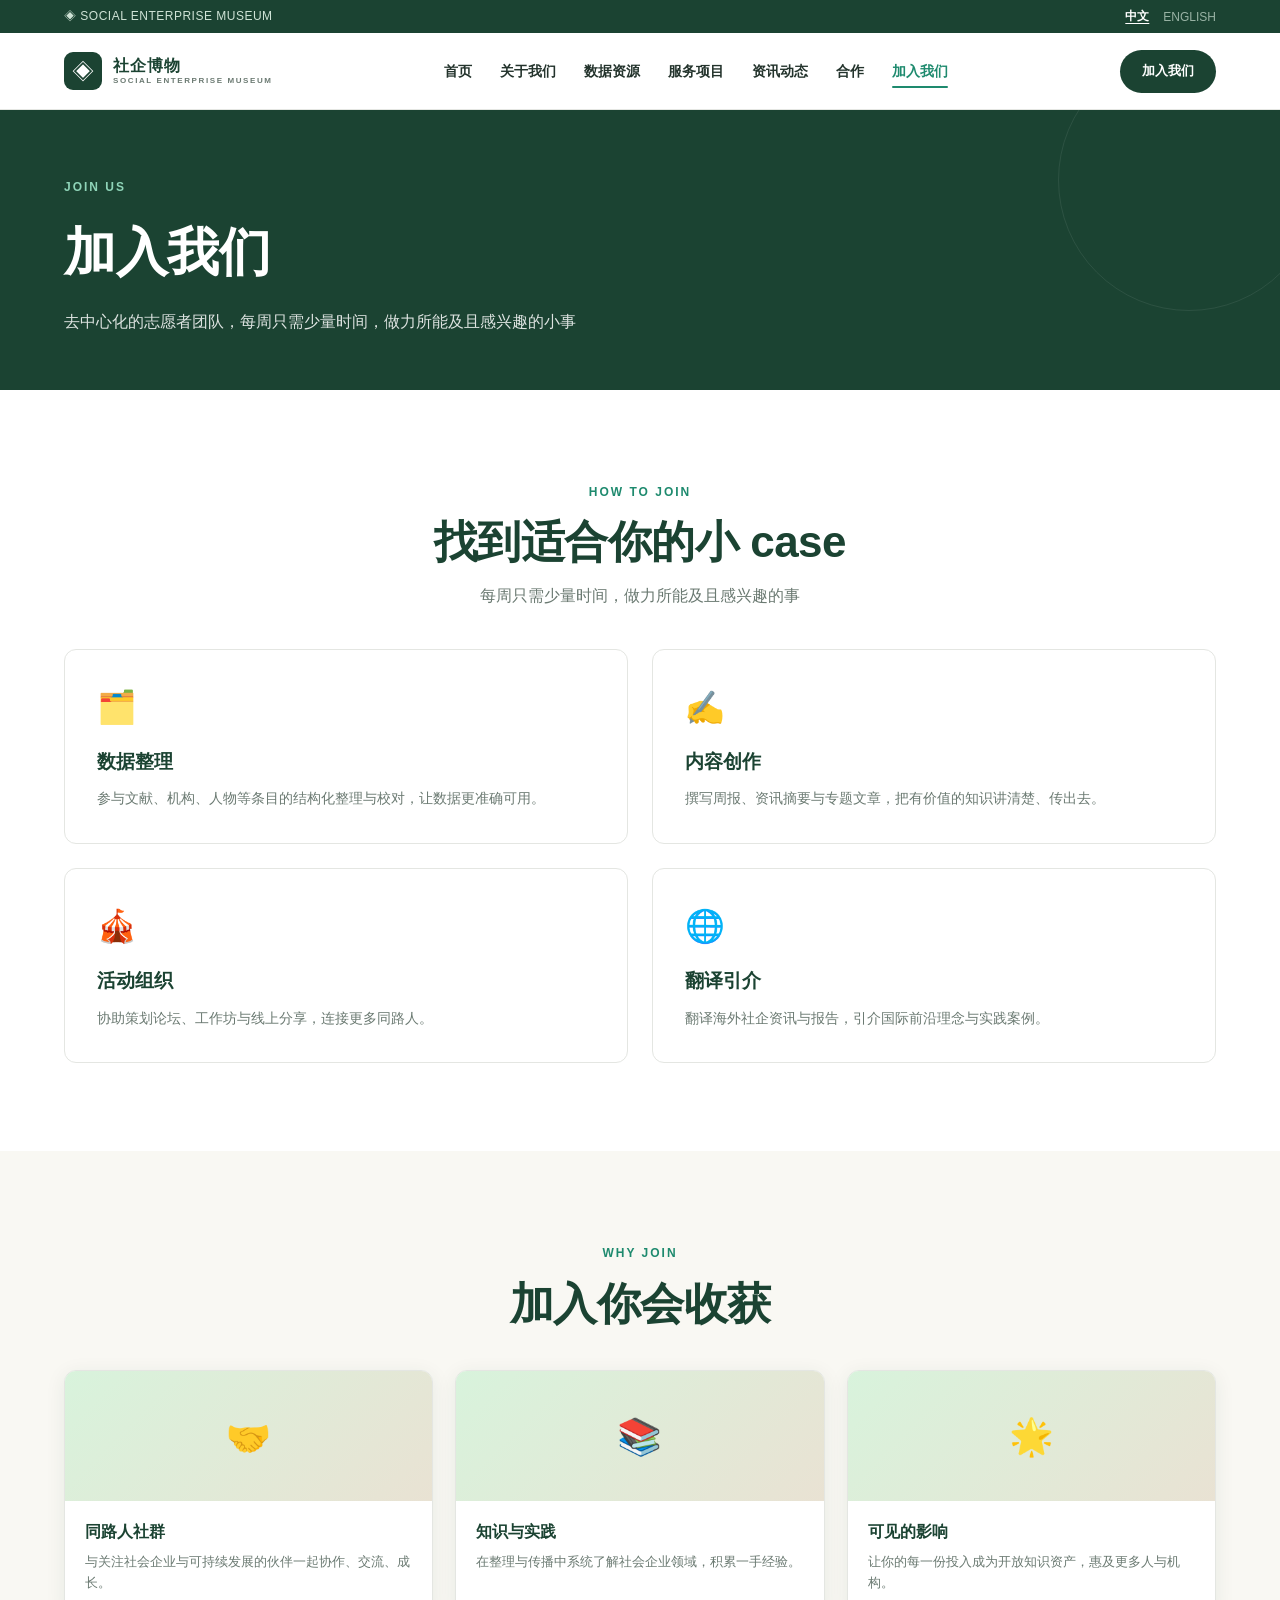
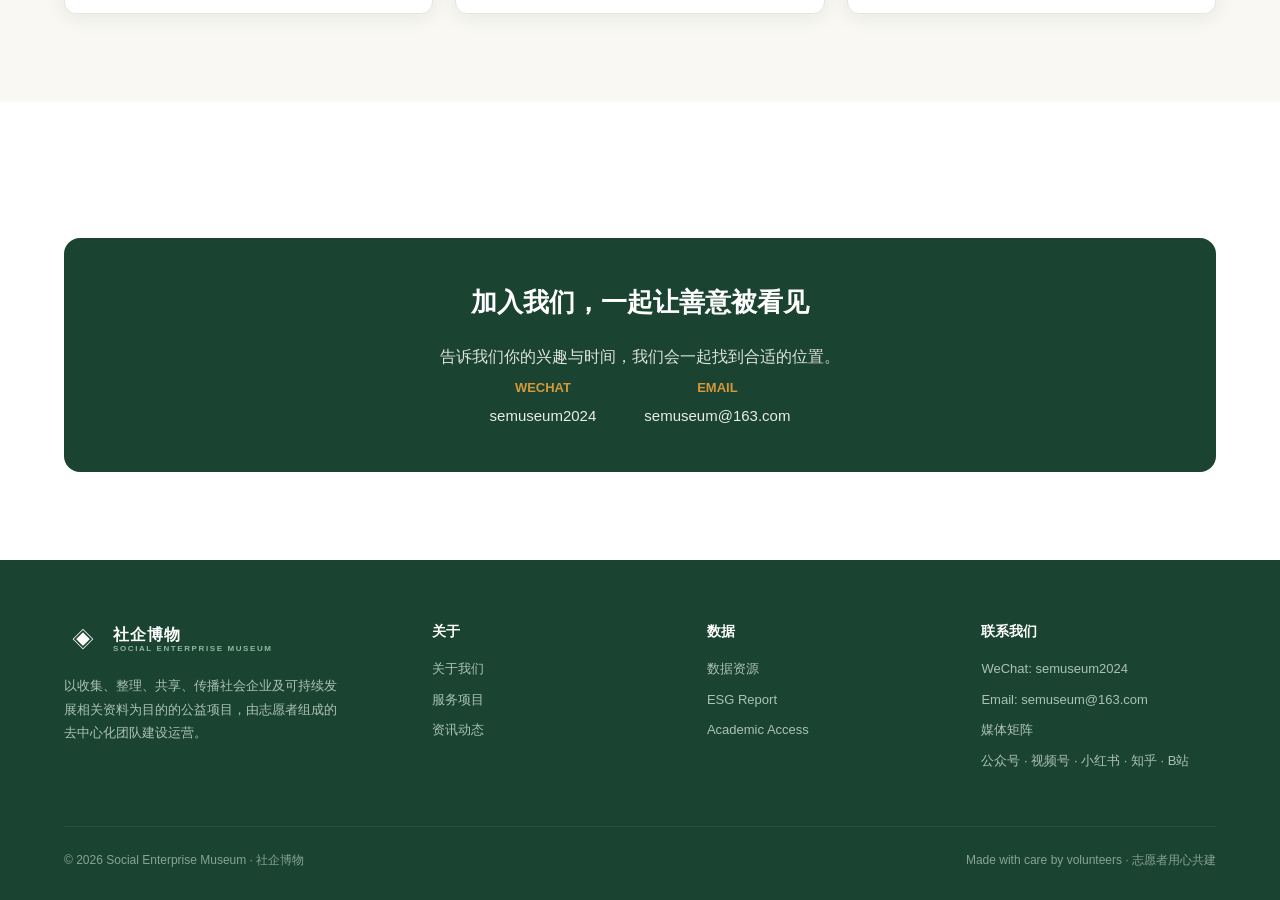
<file: join.html>
<!DOCTYPE html>
<html lang="zh-CN">
<head>
<meta charset="UTF-8">
<meta name="viewport" content="width=device-width, initial-scale=1.0">
<title>加入我们 · 社企博物</title>
<link rel="stylesheet" href="assets/css/style.css">
</head>
<body data-page="join.html">

<div class="langbar" id="langbar"></div>
<header class="site-header" id="site-header"></header>

<section class="page-hero">
  <div class="container">
    <span class="eyebrow" data-i18n="joinEyebrow">JOIN US</span>
    <h1 data-i18n="joinTitle">加入我们</h1>
    <p data-i18n="joinLead"></p>
  </div>
</section>

<!-- 参与方式 -->
<section class="section section-white">
  <div class="container">
    <div style="text-align:center">
      <span class="eyebrow">HOW TO JOIN</span>
      <h2 class="section-title center"><span class="lg-zh">找到适合你的小 case</span><span class="lg-en">Find Your Small Case</span></h2>
      <p class="section-subtitle center"><span class="lg-zh">每周只需少量时间，做力所能及且感兴趣的事</span><span class="lg-en">Just a few hours a week, doing what you care about</span></p>
    </div>
    <div class="info-cards">
      <div class="info-card"><div class="icon">🗂️</div><h3><span class="lg-zh">数据整理</span><span class="lg-en">Data Curation</span></h3><p><span class="lg-zh">参与文献、机构、人物等条目的结构化整理与校对，让数据更准确可用。</span><span class="lg-en">Structure and proofread records across documents, organizations and people.</span></p></div>
      <div class="info-card"><div class="icon">✍️</div><h3><span class="lg-zh">内容创作</span><span class="lg-en">Content</span></h3><p><span class="lg-zh">撰写周报、资讯摘要与专题文章，把有价值的知识讲清楚、传出去。</span><span class="lg-en">Write digests and features that make valuable knowledge clear and shareable.</span></p></div>
      <div class="info-card"><div class="icon">🎪</div><h3><span class="lg-zh">活动组织</span><span class="lg-en">Events</span></h3><p><span class="lg-zh">协助策划论坛、工作坊与线上分享，连接更多同路人。</span><span class="lg-en">Help plan forums, workshops and online talks connecting like-minded people.</span></p></div>
      <div class="info-card"><div class="icon">🌐</div><h3><span class="lg-zh">翻译引介</span><span class="lg-en">Translation</span></h3><p><span class="lg-zh">翻译海外社企资讯与报告，引介国际前沿理念与实践案例。</span><span class="lg-en">Translate global SE news and reports, introducing frontier ideas and cases.</span></p></div>
    </div>
  </div>
</section>

<!-- 加入收获 -->
<section class="section section-cream">
  <div class="container">
    <div style="text-align:center">
      <span class="eyebrow">WHY JOIN</span>
      <h2 class="section-title center"><span class="lg-zh">加入你会收获</span><span class="lg-en">What You'll Gain</span></h2>
    </div>
    <div class="card-grid cols-3">
      <div class="card"><div class="card-thumb">🤝</div><div class="card-body"><h3><span class="lg-zh">同路人社群</span><span class="lg-en">Community</span></h3><p><span class="lg-zh">与关注社会企业与可持续发展的伙伴一起协作、交流、成长。</span><span class="lg-en">Collaborate and grow with peers who care about social enterprise and sustainability.</span></p></div></div>
      <div class="card"><div class="card-thumb">📚</div><div class="card-body"><h3><span class="lg-zh">知识与实践</span><span class="lg-en">Knowledge</span></h3><p><span class="lg-zh">在整理与传播中系统了解社会企业领域，积累一手经验。</span><span class="lg-en">Systematically learn the field and gain hands-on experience through curation.</span></p></div></div>
      <div class="card"><div class="card-thumb">🌟</div><div class="card-body"><h3><span class="lg-zh">可见的影响</span><span class="lg-en">Impact</span></h3><p><span class="lg-zh">让你的每一份投入成为开放知识资产，惠及更多人与机构。</span><span class="lg-en">Turn your contribution into open knowledge that benefits more people.</span></p></div></div>
    </div>
  </div>
</section>

<section class="section section-white">
  <div class="container">
    <div class="contact-box">
      <h3 data-i18n="ctaTitle">加入我们，一起让善意被看见</h3>
      <p style="opacity:.85;margin-bottom:8px"><span class="lg-zh">告诉我们你的兴趣与时间，我们会一起找到合适的位置。</span><span class="lg-en">Tell us your interests and availability — we'll find a place that fits.</span></p>
      <div class="contact-items">
        <div class="contact-item"><b>WECHAT</b>semuseum2024</div>
        <div class="contact-item"><b>EMAIL</b>semuseum@163.com</div>
      </div>
    </div>
  </div>
</section>

<footer class="site-footer" id="site-footer"></footer>
<script src="assets/js/i18n.js"></script>
</body>
</html>
</file>
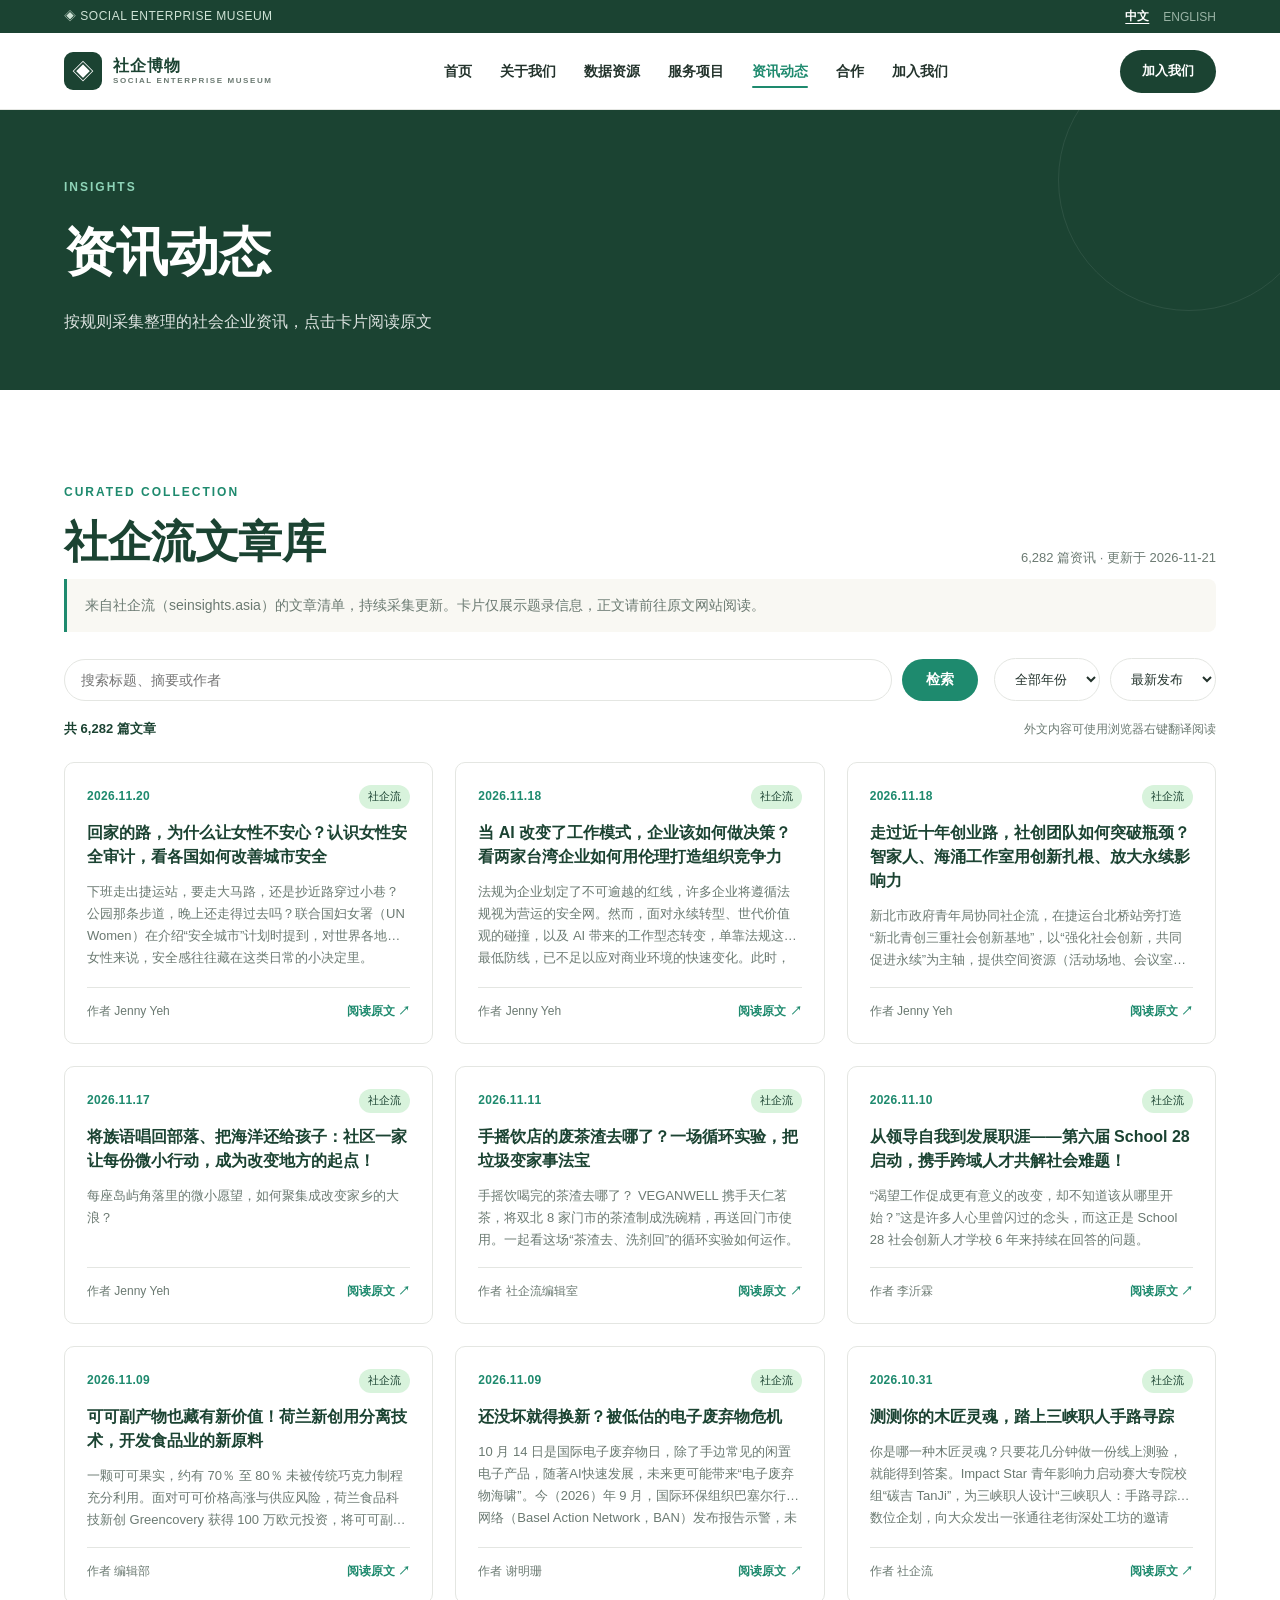
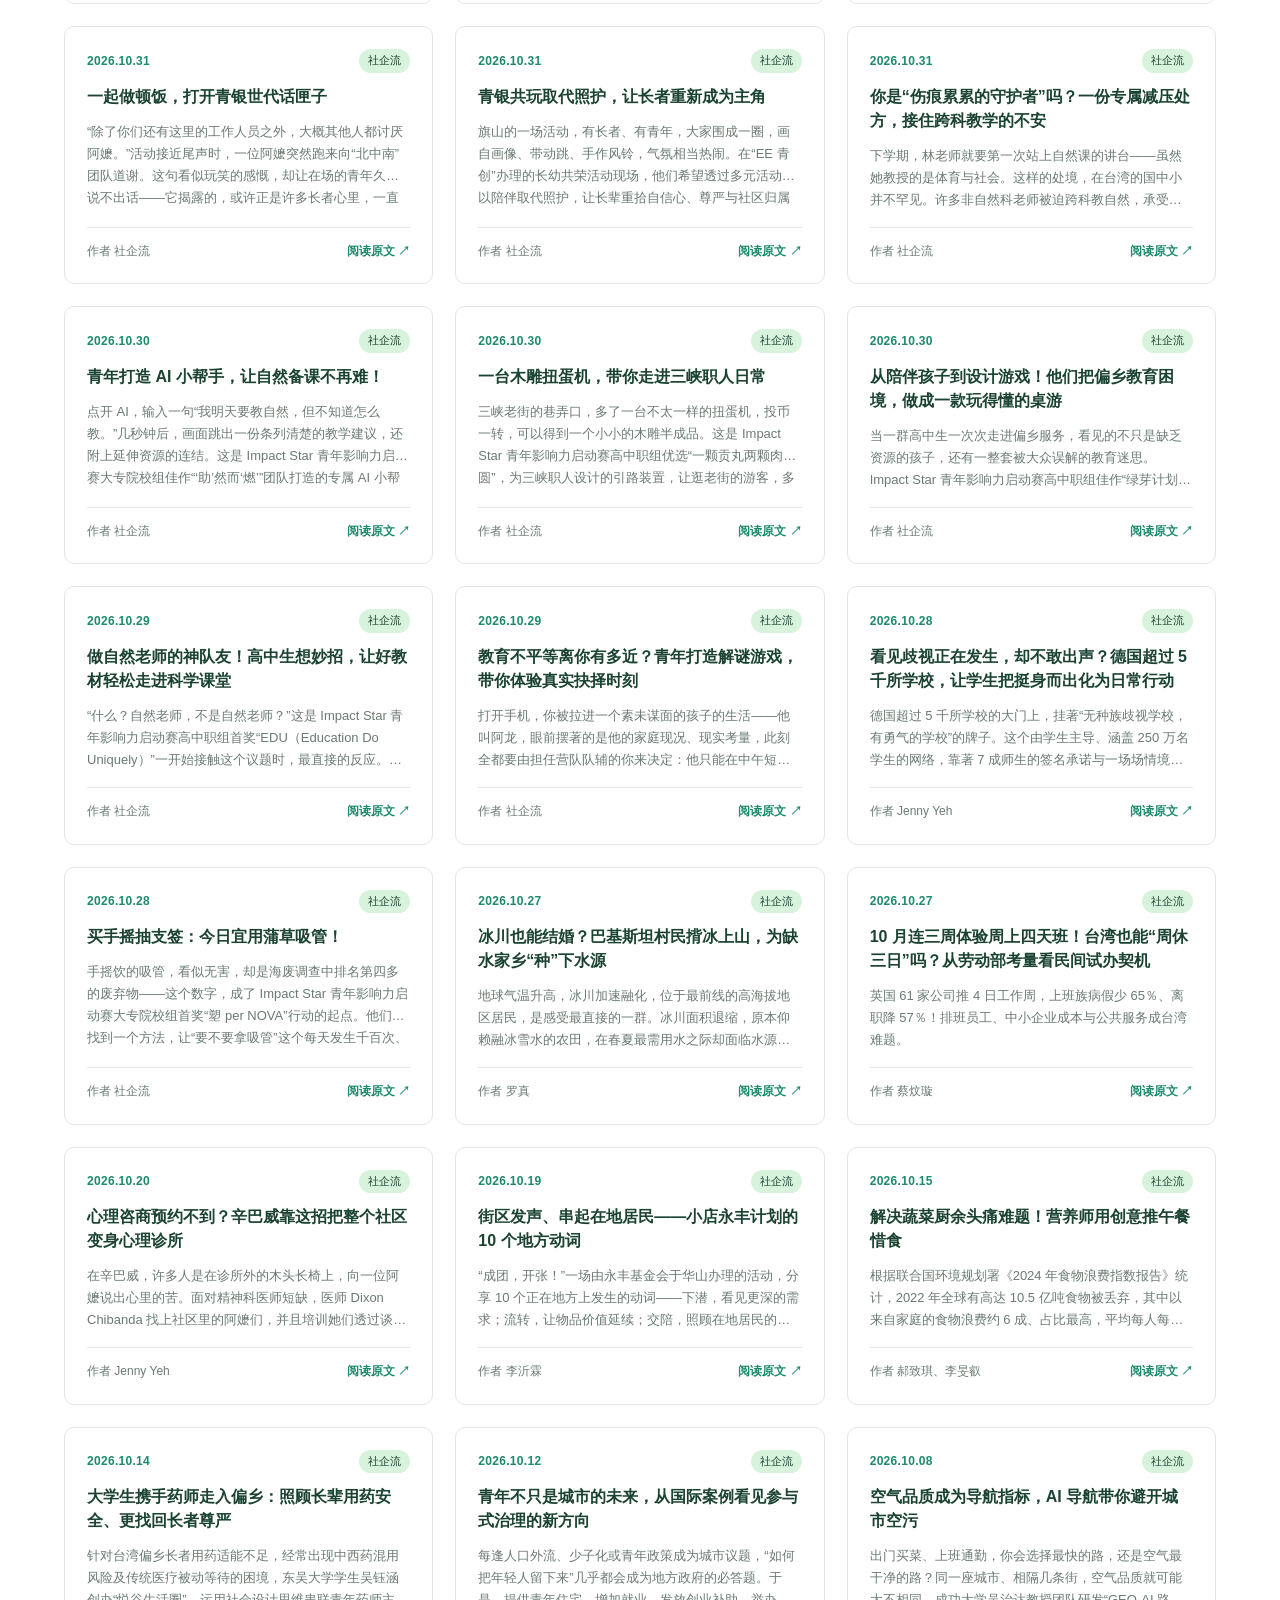
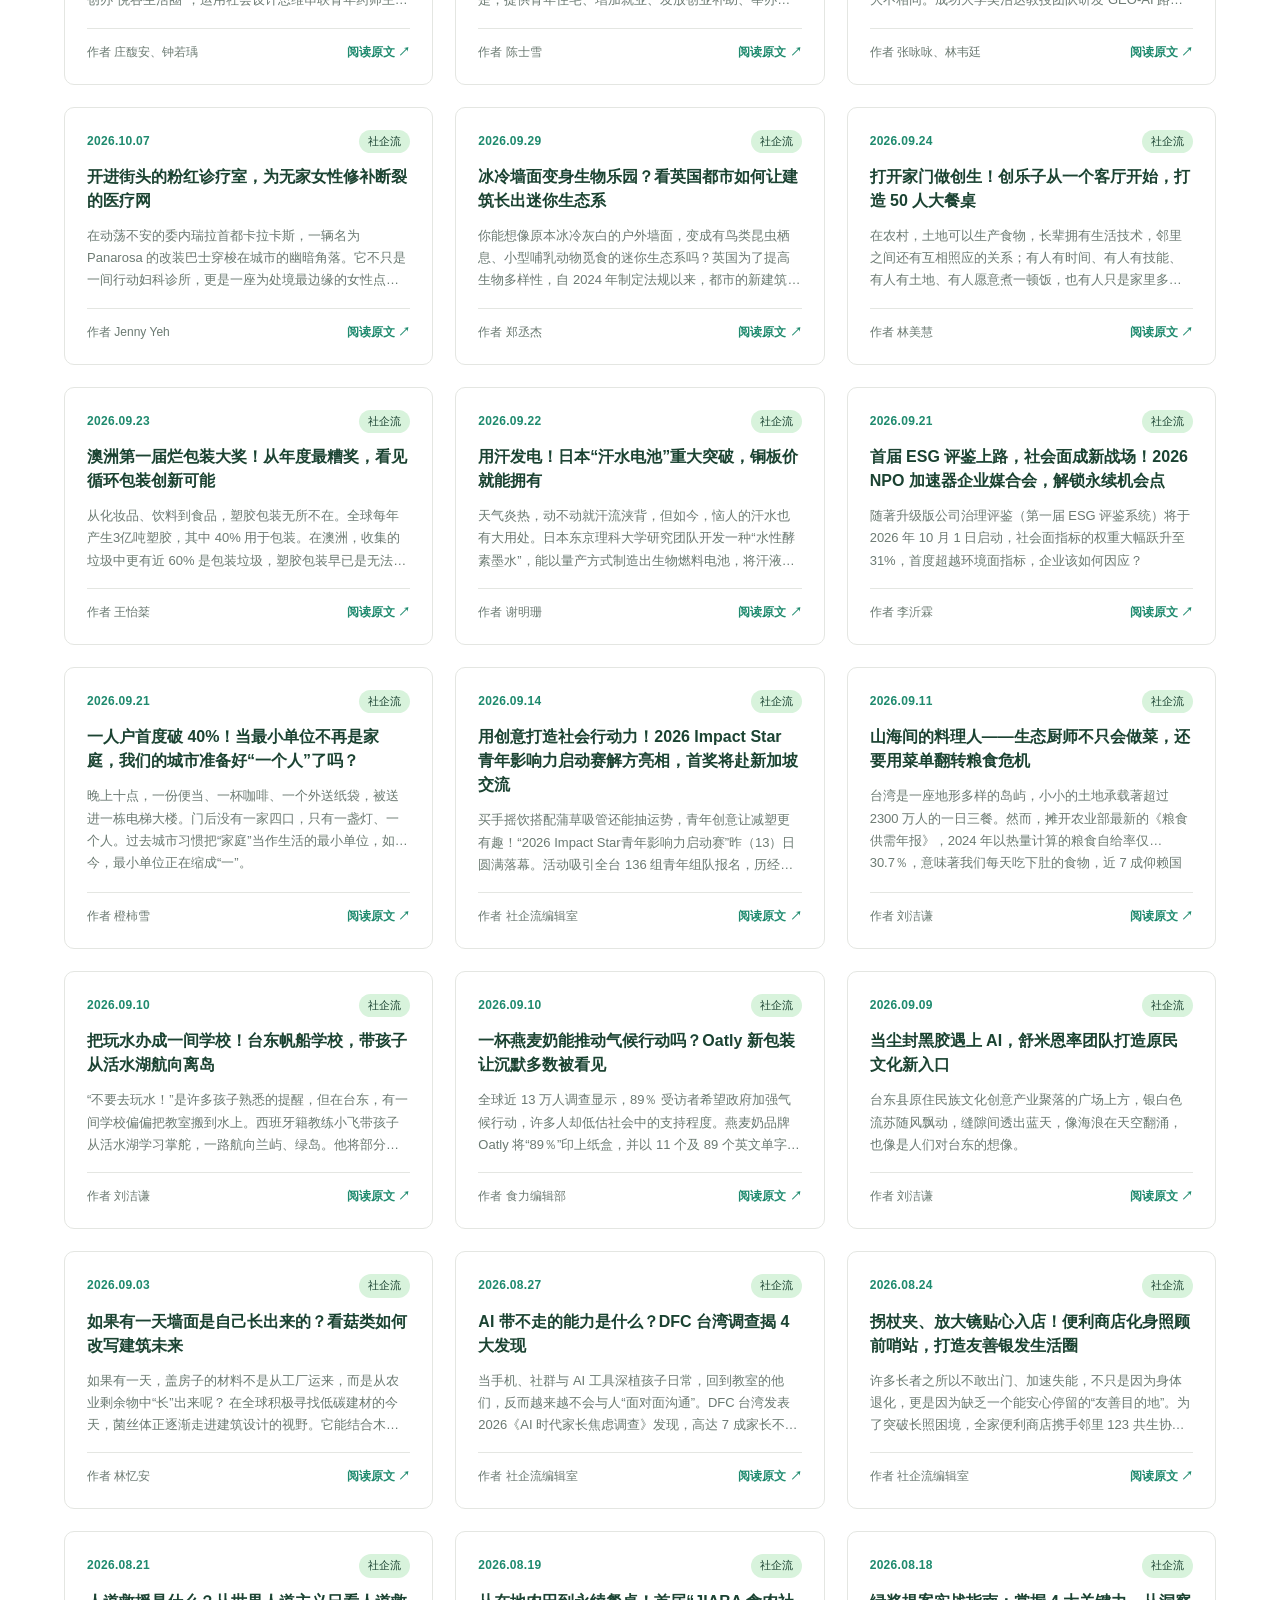
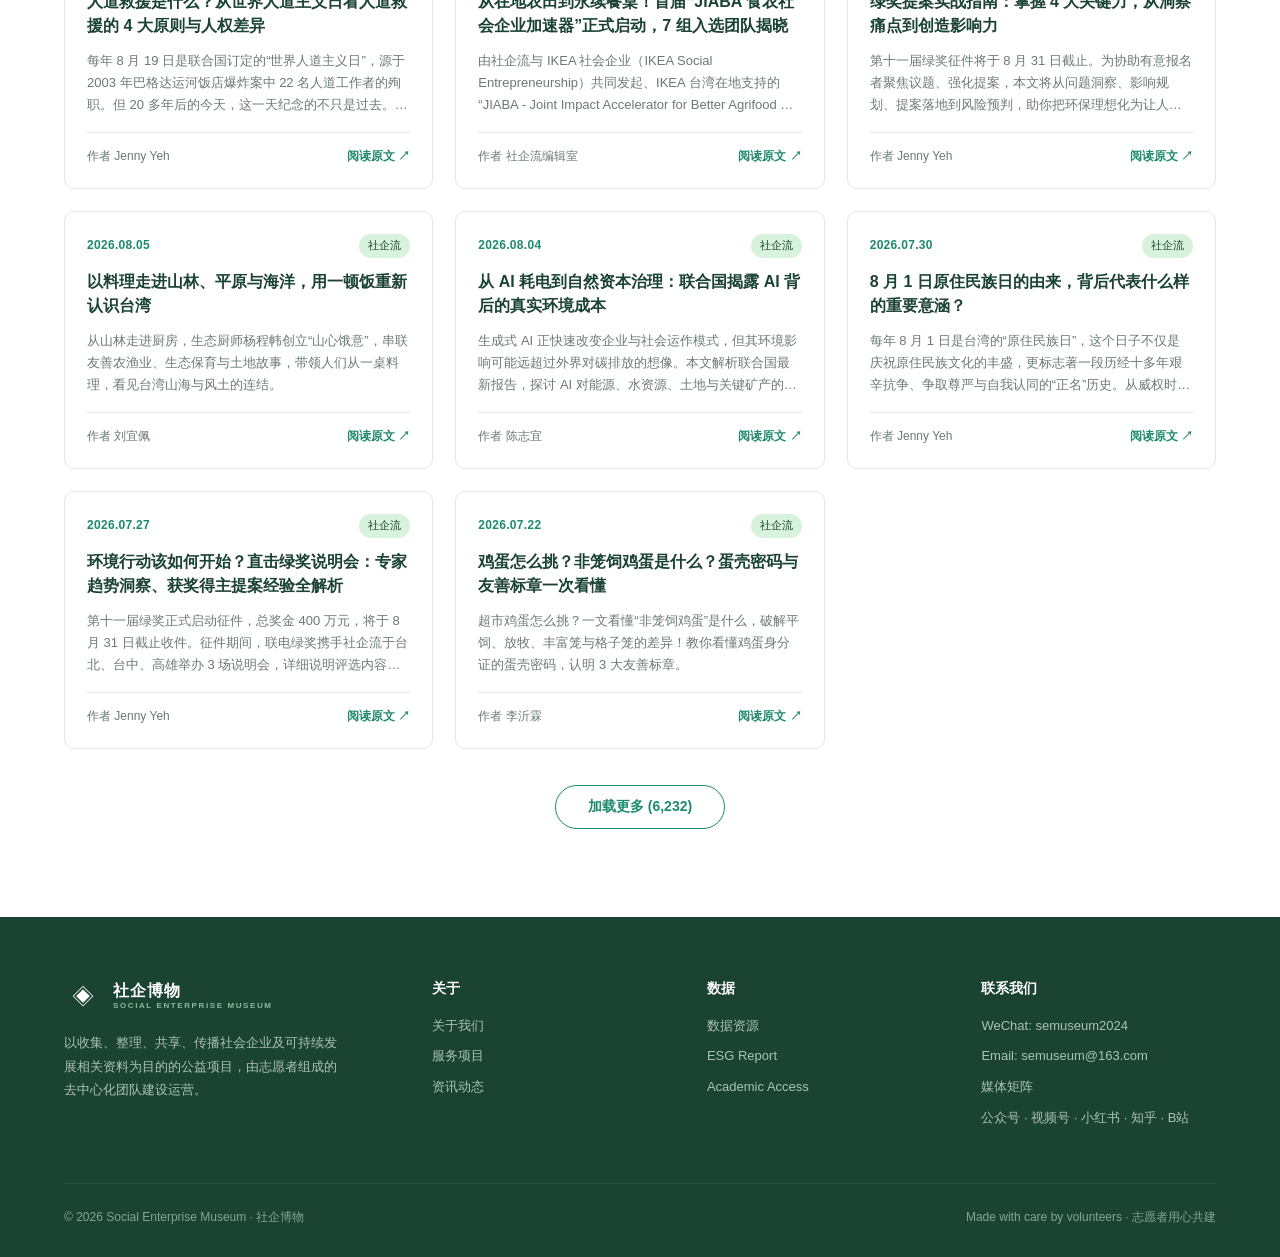
<file: news.html>
<!DOCTYPE html>
<html lang="zh-CN">
<head>
<meta charset="UTF-8">
<meta name="viewport" content="width=device-width, initial-scale=1.0">
<title>资讯动态 · 社企博物</title>
<link rel="stylesheet" href="assets/css/style.css">
</head>
<body data-page="news.html">

<div class="langbar" id="langbar"></div>
<header class="site-header" id="site-header"></header>

<section class="page-hero">
  <div class="container">
    <span class="eyebrow" data-i18n="newsEyebrow">INSIGHTS</span>
    <h1 data-i18n="newsTitle">资讯动态</h1>
    <p data-i18n="newsLead"></p>
  </div>
</section>

<section class="section section-white">
  <div class="container">
    <div class="section-head">
      <div>
        <span class="eyebrow">CURATED COLLECTION</span>
        <h2 class="section-title"><span class="lg-zh">社企流文章库</span><span class="lg-en">SE Insights Library</span></h2>
      </div>
      <p id="news-meta" class="news-meta"></p>
    </div>

    <p class="news-intro" id="news-intro"></p>

    <div class="news-toolbar">
      <div class="news-search">
        <input type="text" id="news-search-input" data-i18n="newsSearch" placeholder="搜索标题、摘要或作者">
        <button id="news-search-btn" data-i18n="searchBtn">检索</button>
      </div>
      <div class="news-selects">
        <select id="news-year" aria-label="Year"><option value="all" data-i18n="newsAllYears">全部年份</option></select>
        <select id="news-sort" aria-label="Sort">
          <option value="new" data-i18n="newsSortNew">最新发布</option>
          <option value="old" data-i18n="newsSortOld">最早发布</option>
        </select>
      </div>
    </div>

    <div class="news-status">
      <span id="news-count"></span>
      <span class="news-tip" id="news-tip"></span>
    </div>

    <div class="news-grid" id="news-grid"></div>

    <div class="news-empty" id="news-empty" hidden>
      <h3 data-i18n="newsEmpty"></h3>
      <p data-i18n="newsEmptyTip"></p>
    </div>

    <div class="news-more-wrap">
      <button id="news-more" class="btn btn-outline" data-i18n="newsLoad"></button>
    </div>
  </div>
</section>

<footer class="site-footer" id="site-footer"></footer>

<script src="assets/js/i18n.js"></script>
<script src="assets/js/news.js"></script>
</body>
</html>
</file>
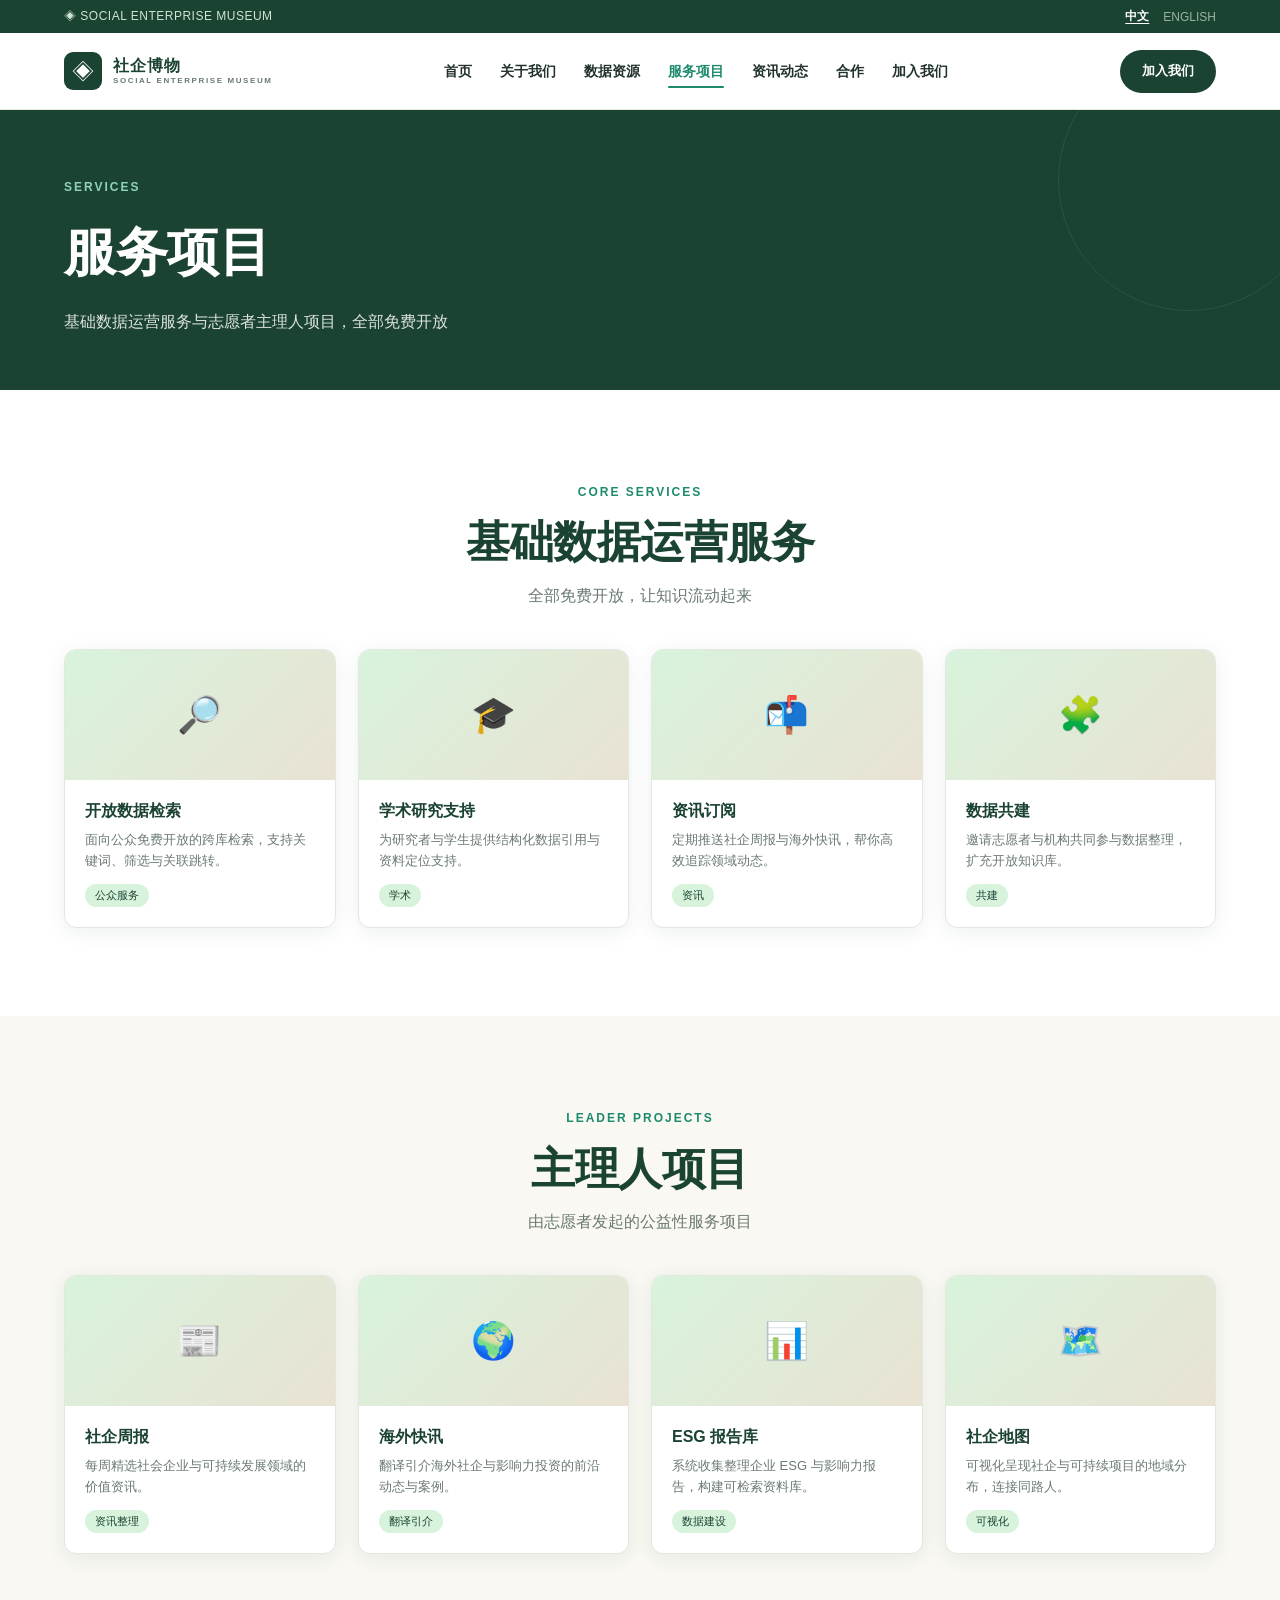
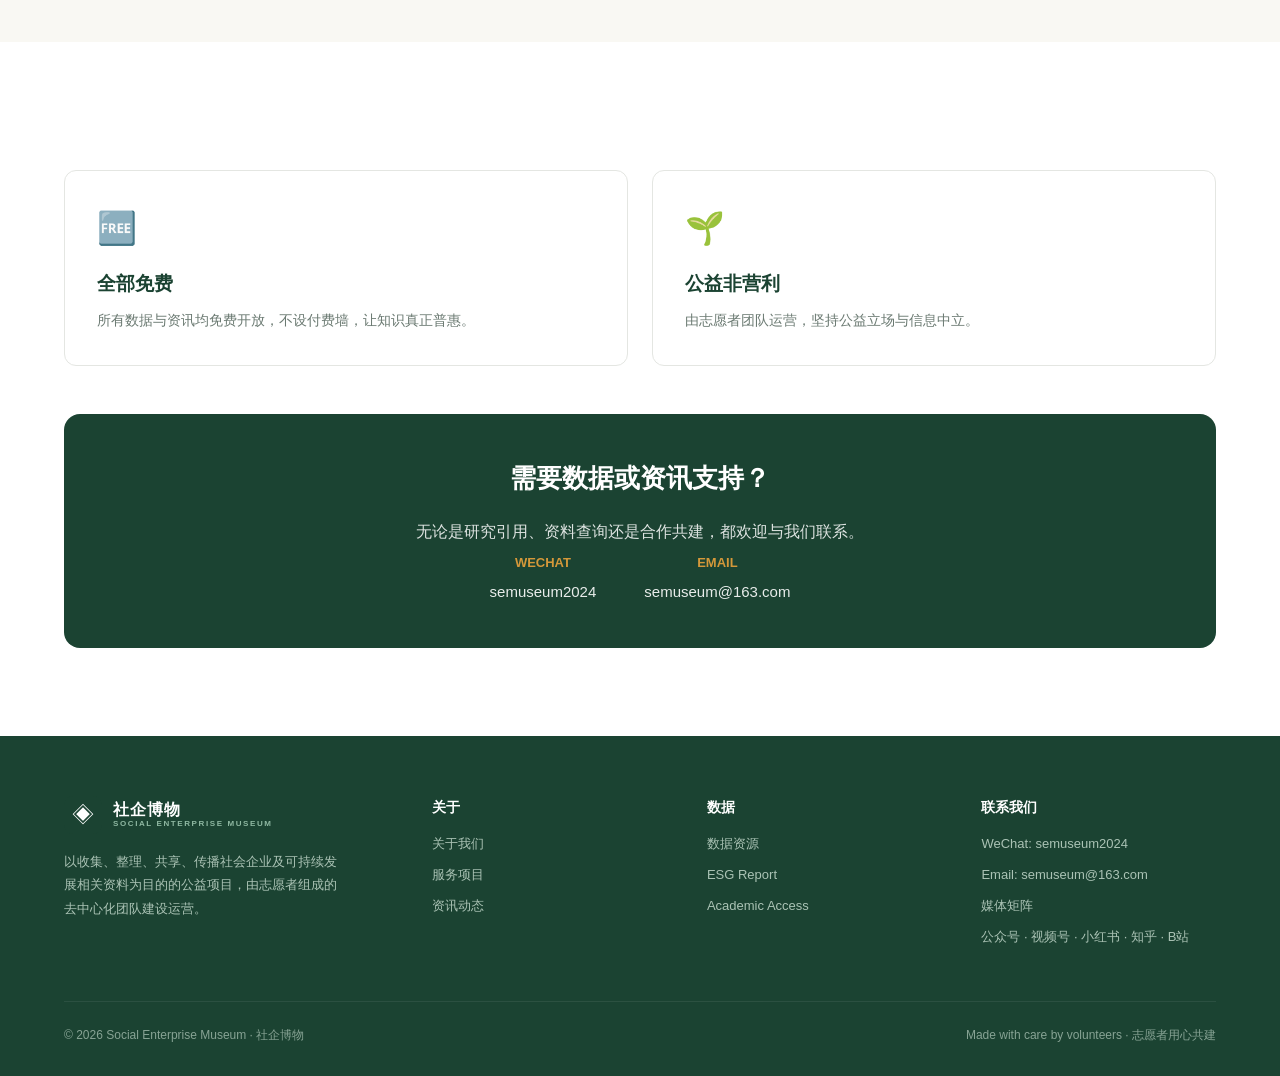
<file: services.html>
<!DOCTYPE html>
<html lang="zh-CN">
<head>
<meta charset="UTF-8">
<meta name="viewport" content="width=device-width, initial-scale=1.0">
<title>服务项目 · 社企博物</title>
<link rel="stylesheet" href="assets/css/style.css">
</head>
<body data-page="services.html">

<div class="langbar" id="langbar"></div>
<header class="site-header" id="site-header"></header>

<section class="page-hero">
  <div class="container">
    <span class="eyebrow" data-i18n="svcEyebrow">SERVICES</span>
    <h1 data-i18n="svcTitle">服务项目</h1>
    <p data-i18n="svcLead"></p>
  </div>
</section>

<!-- 基础服务 -->
<section class="section section-white">
  <div class="container">
    <div style="text-align:center">
      <span class="eyebrow">CORE SERVICES</span>
      <h2 class="section-title center"><span class="lg-zh">基础数据运营服务</span><span class="lg-en">Core Data Services</span></h2>
      <p class="section-subtitle center"><span class="lg-zh">全部免费开放，让知识流动起来</span><span class="lg-en">All free to access — keeping knowledge in motion</span></p>
    </div>
    <div class="card-grid">
      <div class="card"><div class="card-thumb">🔎</div><div class="card-body"><h3><span class="lg-zh">开放数据检索</span><span class="lg-en">Open Search</span></h3><p><span class="lg-zh">面向公众免费开放的跨库检索，支持关键词、筛选与关联跳转。</span><span class="lg-en">Free cross-database search for everyone, with keywords, filters and linked navigation.</span></p><span class="card-tag"><span class="lg-zh">公众服务</span><span class="lg-en">Public</span></span></div></div>
      <div class="card"><div class="card-thumb">🎓</div><div class="card-body"><h3><span class="lg-zh">学术研究支持</span><span class="lg-en">Research Support</span></h3><p><span class="lg-zh">为研究者与学生提供结构化数据引用与资料定位支持。</span><span class="lg-en">Structured data citation and source-location support for researchers and students.</span></p><span class="card-tag"><span class="lg-zh">学术</span><span class="lg-en">Academic</span></span></div></div>
      <div class="card"><div class="card-thumb">📬</div><div class="card-body"><h3><span class="lg-zh">资讯订阅</span><span class="lg-en">Digest</span></h3><p><span class="lg-zh">定期推送社企周报与海外快讯，帮你高效追踪领域动态。</span><span class="lg-en">Regular weekly digests and global briefs to keep you updated efficiently.</span></p><span class="card-tag"><span class="lg-zh">资讯</span><span class="lg-en">News</span></span></div></div>
      <div class="card"><div class="card-thumb">🧩</div><div class="card-body"><h3><span class="lg-zh">数据共建</span><span class="lg-en">Co-build</span></h3><p><span class="lg-zh">邀请志愿者与机构共同参与数据整理，扩充开放知识库。</span><span class="lg-en">Inviting volunteers and institutions to co-curate and expand the open knowledge base.</span></p><span class="card-tag"><span class="lg-zh">共建</span><span class="lg-en">Collaborate</span></span></div></div>
    </div>
  </div>
</section>

<!-- 主理人项目 -->
<section class="section section-cream">
  <div class="container">
    <div style="text-align:center">
      <span class="eyebrow">LEADER PROJECTS</span>
      <h2 class="section-title center" data-i18n="projTitle">主理人项目</h2>
      <p class="section-subtitle center" data-i18n="projSub">由志愿者发起的公益性服务项目</p>
    </div>
    <div class="card-grid">
      <div class="card"><div class="card-thumb">📰</div><div class="card-body"><h3><span class="lg-zh">社企周报</span><span class="lg-en">SE Weekly</span></h3><p><span class="lg-zh">每周精选社会企业与可持续发展领域的价值资讯。</span><span class="lg-en">A weekly selection of valuable social enterprise and sustainability news.</span></p><span class="card-tag"><span class="lg-zh">资讯整理</span><span class="lg-en">Curation</span></span></div></div>
      <div class="card"><div class="card-thumb">🌍</div><div class="card-body"><h3><span class="lg-zh">海外快讯</span><span class="lg-en">Global Briefs</span></h3><p><span class="lg-zh">翻译引介海外社企与影响力投资的前沿动态与案例。</span><span class="lg-en">Translating frontier trends and cases in global social enterprise and impact investing.</span></p><span class="card-tag"><span class="lg-zh">翻译引介</span><span class="lg-en">Translation</span></span></div></div>
      <div class="card"><div class="card-thumb">📊</div><div class="card-body"><h3><span class="lg-zh">ESG 报告库</span><span class="lg-en">ESG Reports</span></h3><p><span class="lg-zh">系统收集整理企业 ESG 与影响力报告，构建可检索资料库。</span><span class="lg-en">Collecting ESG and impact reports into a searchable repository.</span></p><span class="card-tag"><span class="lg-zh">数据建设</span><span class="lg-en">Data</span></span></div></div>
      <div class="card"><div class="card-thumb">🗺️</div><div class="card-body"><h3><span class="lg-zh">社企地图</span><span class="lg-en">SE Map</span></h3><p><span class="lg-zh">可视化呈现社企与可持续项目的地域分布，连接同路人。</span><span class="lg-en">Visualizing the distribution of social enterprises and connecting like-minded people.</span></p><span class="card-tag"><span class="lg-zh">可视化</span><span class="lg-en">Visualization</span></span></div></div>
    </div>
  </div>
</section>

<!-- 服务说明 -->
<section class="section section-white">
  <div class="container">
    <div class="info-cards">
      <div class="info-card"><div class="icon">🆓</div><h3><span class="lg-zh">全部免费</span><span class="lg-en">Always Free</span></h3><p><span class="lg-zh">所有数据与资讯均免费开放，不设付费墙，让知识真正普惠。</span><span class="lg-en">All data and insights are free and open — no paywalls, knowledge for all.</span></p></div>
      <div class="info-card"><div class="icon">🌱</div><h3><span class="lg-zh">公益非营利</span><span class="lg-en">Non-profit</span></h3><p><span class="lg-zh">由志愿者团队运营，坚持公益立场与信息中立。</span><span class="lg-en">Run by volunteers with a public-spirited, neutral stance.</span></p></div>
    </div>
    <div class="contact-box">
      <h3><span class="lg-zh">需要数据或资讯支持？</span><span class="lg-en">Need data or insights support?</span></h3>
      <p style="opacity:.85;margin-bottom:8px"><span class="lg-zh">无论是研究引用、资料查询还是合作共建，都欢迎与我们联系。</span><span class="lg-en">For research citations, source queries or co-building, get in touch with us.</span></p>
      <div class="contact-items">
        <div class="contact-item"><b>WECHAT</b>semuseum2024</div>
        <div class="contact-item"><b>EMAIL</b>semuseum@163.com</div>
      </div>
    </div>
  </div>
</section>

<footer class="site-footer" id="site-footer"></footer>
<script src="assets/js/i18n.js"></script>
</body>
</html>
</file>
<file: assets/css/style.css>
/* ============================================
   社企博物官网 · 设计系统
   风格：对标 SEWF 的大气国际化
   ============================================ */

:root{
  --forest:#1B4332;      /* 深森林绿 - 主色/页脚 */
  --jade:#1E8A6E;        /* 翡翠绿 - Hero/强调 */
  --jade-dark:#176b54;
  --mint:#D8F3DC;        /* 浅绿 - 标签/底色 */
  --cream:#F9F8F3;       /* 暖白 - 页面底色 */
  --sand:#E9E2D3;        /* 大地米 - 卡片/分隔 */
  --amber:#E9A23B;       /* 琥珀橙 - CTA/高亮 */
  --ink:#23332C;         /* 正文墨色 */
  --muted:#6b7a72;
  --border:#e4e6e2;
  --white:#fff;
  --shadow:0 4px 20px rgba(27,67,50,.08);
  --shadow-lg:0 12px 40px rgba(27,67,50,.14);
  --font-zh:"PingFang SC","Microsoft YaHei","Source Han Sans SC","Noto Sans SC",sans-serif;
  --font-en:Inter,"Helvetica Neue",Arial,sans-serif;
  --maxw:1200px;
}

*{margin:0;padding:0;box-sizing:border-box}
html{scroll-behavior:smooth}
body{font-family:var(--font-zh);color:var(--ink);background:var(--cream);line-height:1.6;-webkit-font-smoothing:antialiased}
body.lang-en{font-family:var(--font-en)}
a{color:inherit;text-decoration:none}
img{max-width:100%;display:block}
ul{list-style:none}

/* ---------- 布局 ---------- */
.container{max-width:var(--maxw);margin:0 auto;padding:0 24px}
.section{padding:88px 0}
.section-sm{padding:56px 0}
.section-cream{background:var(--cream)}
.section-white{background:var(--white)}
.section-mint{background:var(--mint)}
.section-sand{background:#F4F3EE}

/* ---------- 顶部多语言条 ---------- */
.langbar{background:var(--forest);color:#cfe3d6;font-size:12px;padding:7px 0}
.langbar .container{display:flex;justify-content:space-between;align-items:center}
.langbar .brand-mini{letter-spacing:.5px}
.lang-switch{display:flex;gap:14px}
.lang-switch button{background:none;border:none;color:#cfe3d6;font-size:12px;cursor:pointer;padding:0;opacity:.7;transition:opacity .2s;font-family:inherit}
.lang-switch button:hover,.lang-switch button.active{opacity:1;color:#fff;font-weight:700}
.lang-switch button.active{text-decoration:underline;text-underline-offset:3px}

/* ---------- 导航 ---------- */
.site-header{background:var(--white);position:sticky;top:0;z-index:100;box-shadow:0 1px 0 var(--border)}
.navbar{display:flex;align-items:center;justify-content:space-between;min-height:76px;gap:24px}
.logo{display:flex;align-items:center;gap:11px;flex-shrink:0}
.logo-mark{width:38px;height:38px;background:var(--forest);border-radius:9px;display:flex;align-items:center;justify-content:center;color:#fff;font-size:22px}
.logo-text{display:flex;flex-direction:column;line-height:1.15}
.logo-text .zh{font-size:16px;font-weight:800;color:var(--forest);letter-spacing:1px}
.logo-text .en{font-size:8px;font-weight:600;letter-spacing:1.6px;color:var(--muted)}
.nav-menu{display:flex;gap:28px;align-items:center}
.nav-menu a{font-size:14px;font-weight:600;color:var(--ink);position:relative;padding:6px 0;transition:color .2s}
.nav-menu a:hover,.nav-menu a.active{color:var(--jade)}
.nav-menu a.active::after{content:"";position:absolute;bottom:0;left:0;right:0;height:2px;background:var(--jade);border-radius:2px}
.nav-cta{background:var(--forest);color:#fff;font-size:13px;font-weight:700;padding:11px 22px;border-radius:24px;white-space:nowrap;transition:background .2s,transform .2s}
.nav-cta:hover{background:var(--jade);transform:translateY(-1px)}
.menu-toggle{display:none;background:none;border:none;font-size:24px;color:var(--forest);cursor:pointer}

/* ---------- 通用标题 ---------- */
.eyebrow{display:inline-block;font-size:12px;font-weight:700;letter-spacing:2px;text-transform:uppercase;color:var(--jade);margin-bottom:14px}
.section-title{font-size:clamp(28px,4vw,44px);font-weight:800;color:var(--forest);letter-spacing:-.5px;line-height:1.2}
.section-title.center{text-align:center}
.section-subtitle{font-size:16px;color:var(--muted);max-width:680px;margin-top:14px}
.section-subtitle.center{margin-left:auto;margin-right:auto;text-align:center}

/* ---------- 按钮 ---------- */
.btn{display:inline-flex;align-items:center;gap:8px;font-size:14px;font-weight:700;padding:13px 28px;border-radius:30px;transition:all .2s;border:2px solid transparent;cursor:pointer;font-family:inherit}
.btn-primary{background:var(--amber);color:#3a2600}
.btn-primary:hover{background:#d9902f;transform:translateY(-2px);box-shadow:0 8px 20px rgba(233,162,59,.35)}
.btn-white{background:var(--white);color:var(--forest)}
.btn-white:hover{transform:translateY(-2px);box-shadow:0 8px 20px rgba(0,0,0,.15)}
.btn-outline{border-color:var(--white);color:var(--white);background:transparent}
.btn-outline:hover{background:var(--white);color:var(--forest)}
.btn-dark{background:var(--forest);color:#fff}
.btn-dark:hover{background:var(--jade)}

/* ---------- Hero 大色块 ---------- */
.hero{background:linear-gradient(120deg,#1B4332 0%,#1E8A6E 100%);color:#fff;position:relative;overflow:hidden}
.hero::after{content:"";position:absolute;right:-80px;top:-80px;width:380px;height:380px;border:1px solid rgba(255,255,255,.08);border-radius:50%}
.hero::before{content:"";position:absolute;right:40px;bottom:-140px;width:280px;height:280px;border:1px solid rgba(255,255,255,.06);border-radius:50%}
.hero .container{display:grid;grid-template-columns:1.15fr 1fr;gap:60px;align-items:center;padding-top:96px;padding-bottom:96px;position:relative;z-index:1}
.hero-tag{display:inline-block;background:rgba(255,255,255,.16);font-size:12px;letter-spacing:1px;padding:7px 14px;border-radius:4px;margin-bottom:24px}
.hero h1{font-size:clamp(38px,5.5vw,64px);font-weight:800;line-height:1.1;letter-spacing:-1px;margin-bottom:20px}
.hero .hero-lead{font-size:17px;line-height:1.75;opacity:.92;max-width:560px;margin-bottom:30px}
.hero-actions{display:flex;gap:14px;flex-wrap:wrap}
.hero-side{font-size:14px;line-height:2;opacity:.92;border-left:1px solid rgba(255,255,255,.25);padding-left:32px}
.hero-side b{display:block;font-size:17px;color:#fff;margin-bottom:8px}

/* ---------- 数据指标条 ---------- */
.stats{display:grid;grid-template-columns:repeat(4,1fr);background:var(--mint)}
.stat{padding:30px 20px;text-align:center;border-right:1px solid rgba(27,67,50,.1)}
.stat:last-child{border-right:none}
.stat .num{font-size:clamp(28px,3.5vw,42px);font-weight:800;color:var(--forest);line-height:1}
.stat .label{font-size:13px;color:#2d5c49;margin-top:8px}

/* ---------- 4S 理念 ---------- */
.values{display:grid;grid-template-columns:repeat(4,1fr);gap:20px;margin-top:44px}
.value-card{background:var(--white);border:1px solid var(--border);border-radius:12px;padding:28px 22px;text-align:center;transition:transform .25s,box-shadow .25s}
.value-card:hover{transform:translateY(-6px);box-shadow:var(--shadow-lg)}
.value-icon{width:56px;height:56px;background:var(--mint);border-radius:50%;display:flex;align-items:center;justify-content:center;font-size:26px;margin:0 auto 16px;color:var(--jade)}
.value-step{font-size:11px;color:var(--amber);font-weight:700;letter-spacing:1px}
.value-card h3{font-size:19px;color:var(--forest);margin:6px 0}
.value-card .en{font-size:12px;color:var(--muted);text-transform:uppercase;letter-spacing:1px}
.value-card p{font-size:13px;color:var(--muted);margin-top:12px}

/* ---------- 渐变横幅 ---------- */
.banner{background:linear-gradient(110deg,#1E8A6E,#2D6CB5);color:#fff;text-align:center;padding:70px 24px;position:relative;overflow:hidden}
.banner h2{font-size:clamp(26px,3.5vw,40px);font-weight:800;margin-bottom:12px}
.banner p{font-size:15px;opacity:.92;margin-bottom:24px}
.banner .banner-tags{font-size:13px;opacity:.85;margin-bottom:26px;line-height:2}

/* ---------- 卡片网格 ---------- */
.card-grid{display:grid;grid-template-columns:repeat(4,1fr);gap:22px;margin-top:40px}
.card-grid.cols-3{grid-template-columns:repeat(3,1fr)}
.card{background:var(--white);border-radius:12px;overflow:hidden;box-shadow:var(--shadow);transition:transform .25s,box-shadow .25s;border:1px solid var(--border)}
.card:hover{transform:translateY(-5px);box-shadow:var(--shadow-lg)}
.card-thumb{height:130px;background:linear-gradient(135deg,var(--mint),var(--sand));display:flex;align-items:center;justify-content:center;font-size:36px;color:var(--jade)}
.card-body{padding:20px}
.card-body h3{font-size:16px;color:var(--forest);margin-bottom:8px;line-height:1.4}
.card-body p{font-size:13px;color:var(--muted);line-height:1.6}
.card-tag{display:inline-block;font-size:11px;background:var(--mint);color:var(--forest);padding:3px 10px;border-radius:12px;margin-top:12px}

/* ---------- 资讯列表（卡片 + 跳原文） ---------- */
.news-meta{font-size:13px;color:var(--muted)}
.news-intro{font-size:14px;color:var(--muted);line-height:1.8;margin:10px 0 26px;padding:14px 18px;background:var(--cream);border-left:3px solid var(--jade);border-radius:0 8px 8px 0}
.news-toolbar{display:flex;gap:16px;align-items:center;flex-wrap:wrap;margin-bottom:18px}
.news-search{flex:1;min-width:260px;display:flex;gap:10px}
.news-search input{flex:1;padding:12px 16px;border:1px solid var(--border);border-radius:24px;font-size:14px;font-family:inherit;outline:none;background:var(--white)}
.news-search input:focus{border-color:var(--jade)}
.news-search button{border:none;background:var(--jade);color:#fff;font-size:14px;font-weight:600;padding:0 24px;border-radius:24px;cursor:pointer;font-family:inherit}
.news-selects{display:flex;gap:10px}
.news-selects select{padding:12px 16px;border:1px solid var(--border);border-radius:24px;font-size:13px;font-family:inherit;background:var(--white);color:var(--ink);cursor:pointer;outline:none}
.news-selects select:focus{border-color:var(--jade)}
.news-status{display:flex;justify-content:space-between;align-items:center;gap:12px;font-size:13px;color:var(--muted);margin-bottom:22px;flex-wrap:wrap}
.news-status #news-count{color:var(--forest);font-weight:700}
.news-tip{font-size:12px}
.news-grid{display:grid;grid-template-columns:repeat(3,1fr);gap:22px}
.news-card{display:flex;flex-direction:column;background:var(--white);border:1px solid var(--border);border-radius:10px;padding:22px;transition:box-shadow .2s,transform .2s,border-color .2s;text-decoration:none}
.news-card:hover{box-shadow:var(--shadow);transform:translateY(-3px);border-color:var(--jade)}
.news-card-top{display:flex;justify-content:space-between;align-items:center;gap:10px}
.news-card-date{font-size:12px;color:var(--jade);font-weight:700;letter-spacing:.3px}
.news-card-src{font-size:11px;background:var(--mint);color:var(--forest);padding:3px 9px;border-radius:12px;white-space:nowrap}
.news-card-title{font-size:16px;color:var(--forest);margin:12px 0;line-height:1.5;font-weight:700}
.news-card-summary{font-size:13px;color:var(--muted);line-height:1.7;flex:1;display:-webkit-box;-webkit-line-clamp:3;-webkit-box-orient:vertical;overflow:hidden}
.news-card-foot{display:flex;justify-content:space-between;align-items:center;gap:10px;margin-top:16px;padding-top:14px;border-top:1px solid var(--border)}
.news-card-author{font-size:12px;color:var(--muted)}
.news-card-read{font-size:12px;color:var(--jade);font-weight:700;white-space:nowrap}
.news-empty{text-align:center;padding:70px 20px;color:var(--muted)}
.news-empty h3{font-size:20px;color:var(--forest);margin-bottom:10px}
.news-more-wrap{text-align:center;margin-top:36px}
.news-more-wrap .btn-outline{border:1px solid var(--jade);color:var(--jade);background:transparent;padding:12px 32px;border-radius:24px;font-size:14px;font-weight:600;cursor:pointer;font-family:inherit;transition:all .2s}
.news-more-wrap .btn-outline:hover{background:var(--jade);color:#fff}

/* ---------- CTA 区 ---------- */
.cta-band{background:var(--amber);color:#3a2600;text-align:center;padding:60px 24px}
.cta-band h2{font-size:clamp(26px,3.5vw,38px);font-weight:800;margin-bottom:14px}
.cta-band p{font-size:15px;margin-bottom:26px;opacity:.85}
.cta-band .btn-dark{background:var(--forest)}

/* ---------- 页脚 ---------- */
.site-footer{background:var(--forest);color:#cfe3d6;padding:60px 0 30px}
.footer-grid{display:grid;grid-template-columns:1.4fr 1fr 1fr 1fr;gap:40px}
.footer-brand .logo-text .zh{color:#fff}
.footer-brand .logo-text .en{color:#8fb8a2}
.footer-brand p{font-size:13px;margin-top:16px;line-height:1.8;opacity:.8;max-width:280px}
.footer-col h4{font-size:14px;color:#fff;margin-bottom:16px}
.footer-col a,.footer-col p{display:block;font-size:13px;opacity:.8;margin-bottom:10px;transition:opacity .2s}
.footer-col a:hover{opacity:1;color:#fff}
.footer-bottom{border-top:1px solid rgba(255,255,255,.12);margin-top:44px;padding-top:24px;display:flex;justify-content:space-between;font-size:12px;opacity:.6;flex-wrap:wrap;gap:12px}

/* ---------- 内页通用 ---------- */
.page-hero{background:var(--forest);color:#fff;padding:64px 0 56px;position:relative;overflow:hidden}
.page-hero::after{content:"";position:absolute;right:-40px;top:-60px;width:260px;height:260px;border:1px solid rgba(255,255,255,.08);border-radius:50%}
.page-hero .container{position:relative;z-index:1}
.page-hero .eyebrow{color:#8fd4b8}
.page-hero h1{font-size:clamp(32px,4.5vw,52px);font-weight:800;letter-spacing:-.5px}
.page-hero p{font-size:16px;opacity:.85;max-width:640px;margin-top:14px}

/* 关于页 */
.about-grid{display:grid;grid-template-columns:1fr 1fr;gap:60px;align-items:center}
.about-text h2{font-size:clamp(26px,3.5vw,38px);color:var(--forest);font-weight:800;margin-bottom:18px}
.about-text p{font-size:15px;color:var(--muted);margin-bottom:16px;line-height:1.85}
.about-visual{background:linear-gradient(135deg,var(--mint),var(--sand));border-radius:16px;height:360px;display:flex;align-items:center;justify-content:center;font-size:80px;color:var(--jade)}
.mode-grid{display:grid;grid-template-columns:repeat(4,1fr);gap:20px;margin-top:44px}
.mode-card{background:var(--white);border:1px solid var(--border);border-top:4px solid var(--jade);border-radius:10px;padding:24px}
.mode-card .num{font-size:13px;color:var(--amber);font-weight:700}
.mode-card h3{font-size:18px;color:var(--forest);margin:8px 0}
.mode-card p{font-size:13px;color:var(--muted)}

/* 服务/项目页 */
.filter-bar{display:flex;gap:10px;flex-wrap:wrap;margin:32px 0}
.filter-chip{background:var(--white);border:1px solid var(--border);color:var(--ink);font-size:13px;font-weight:600;padding:8px 18px;border-radius:20px;cursor:pointer;transition:all .2s;font-family:inherit}
.filter-chip:hover{border-color:var(--jade);color:var(--jade)}
.filter-chip.active{background:var(--jade);border-color:var(--jade);color:#fff}

/* 合作/加入页 */
.info-cards{display:grid;grid-template-columns:repeat(2,1fr);gap:24px;margin-top:40px}
.info-card{background:var(--white);border:1px solid var(--border);border-radius:12px;padding:32px;transition:box-shadow .2s}
.info-card:hover{box-shadow:var(--shadow)}
.info-card .icon{font-size:32px;margin-bottom:14px}
.info-card h3{font-size:19px;color:var(--forest);margin-bottom:10px}
.info-card p{font-size:14px;color:var(--muted);line-height:1.7}
.contact-box{background:var(--forest);color:#fff;border-radius:16px;padding:44px;text-align:center;margin-top:48px}
.contact-box h3{font-size:26px;font-weight:800;margin-bottom:20px}
.contact-box .contact-items{display:flex;justify-content:center;gap:48px;flex-wrap:wrap;flex-direction:row}
.contact-box .contact-item{font-size:15px;opacity:.9}
.contact-box .contact-item b{display:block;color:var(--amber);font-size:13px;margin-bottom:6px}

/* ============================================
   数据检索页（核心功能）
   ============================================ */
.search-hero{background:linear-gradient(120deg,#1B4332,#1E8A6E);color:#fff;padding:56px 0 44px}
.search-hero h1{font-size:clamp(32px,4.5vw,50px);font-weight:800;letter-spacing:-.5px}
.search-hero p{font-size:15px;opacity:.88;margin-top:12px}
.search-box-wrap{margin-top:28px;position:relative;max-width:760px}
.search-box{display:flex;align-items:center;background:#fff;border-radius:40px;padding:8px 8px 8px 24px;box-shadow:0 8px 30px rgba(0,0,0,.18)}
.search-box .s-icon{font-size:22px;color:var(--jade);margin-right:12px}
.search-box input{flex:1;border:none;outline:none;font-size:16px;color:var(--ink);font-family:inherit;background:transparent}
.search-box input::placeholder{color:#9aa8a0}
.search-box button{background:var(--jade);color:#fff;border:none;font-size:14px;font-weight:700;padding:12px 30px;border-radius:30px;cursor:pointer;font-family:inherit;transition:background .2s}
.search-box button:hover{background:var(--jade-dark)}

.db-tabs{display:flex;gap:8px;flex-wrap:wrap;margin-top:24px}
.db-tab{background:rgba(255,255,255,.14);color:#fff;font-size:12px;font-weight:600;padding:7px 14px;border-radius:20px;cursor:pointer;transition:all .2s;border:1px solid transparent;font-family:inherit}
.db-tab:hover{background:rgba(255,255,255,.25)}
.db-tab.active{background:#fff;color:var(--forest);font-weight:700}
.db-tab .cnt{opacity:.7;font-weight:400}

.search-main{padding:32px 0 80px}
.search-toolbar{display:flex;justify-content:space-between;align-items:center;flex-wrap:wrap;gap:12px;margin-bottom:16px}
.search-toolbar .result-count{font-size:14px;color:var(--muted)}
.search-toolbar .result-count b{color:var(--forest);font-size:18px}
.sort-select{font-size:13px;color:var(--ink);border:1px solid var(--border);border-radius:8px;padding:8px 12px;background:var(--white);font-family:inherit;cursor:pointer}

.filter-panel{background:var(--white);border:1px solid var(--border);border-radius:12px;padding:18px 22px;margin-bottom:20px;display:none}
.filter-panel.show{display:block}
.filter-row{display:flex;gap:16px;flex-wrap:wrap;align-items:flex-start;padding:10px 0;border-bottom:1px solid var(--border)}
.filter-row:last-child{border-bottom:none}
.filter-label{font-size:13px;font-weight:700;color:var(--forest);min-width:80px;padding-top:6px}
.filter-options{display:flex;gap:8px;flex-wrap:wrap;flex:1}
.filter-opt{font-size:12px;background:var(--cream);border:1px solid var(--border);padding:5px 12px;border-radius:16px;cursor:pointer;transition:all .15s;color:var(--muted)}
.filter-opt:hover{border-color:var(--jade);color:var(--jade)}
.filter-opt.active{background:var(--jade);color:#fff;border-color:var(--jade)}
.filter-clear{font-size:12px;color:var(--jade);font-weight:700;cursor:pointer;background:none;border:none;font-family:inherit}

.active-filters{display:flex;gap:8px;flex-wrap:wrap;margin-bottom:16px}
.active-filter{font-size:12px;background:var(--mint);color:var(--forest);padding:5px 10px 5px 14px;border-radius:16px;display:flex;align-items:center;gap:8px}
.active-filter span{cursor:pointer;font-weight:700;font-size:14px}

.results{display:grid;grid-template-columns:repeat(2,1fr);gap:16px}
.result-card{background:var(--white);border:1px solid var(--border);border-radius:12px;padding:20px;display:flex;gap:16px;cursor:pointer;transition:box-shadow .2s,transform .2s}
.result-card:hover{box-shadow:var(--shadow-lg);transform:translateY(-2px)}
.result-thumb{width:72px;height:72px;border-radius:8px;background:linear-gradient(135deg,var(--mint),var(--sand));flex-shrink:0;display:flex;align-items:center;justify-content:center;overflow:hidden;font-size:28px;color:var(--jade)}
.result-thumb img{width:100%;height:100%;object-fit:cover}
.result-content{flex:1;min-width:0}
.result-title{font-size:16px;font-weight:700;color:var(--forest);line-height:1.4;margin-bottom:8px;display:-webkit-box;-webkit-line-clamp:2;-webkit-box-orient:vertical;overflow:hidden}
.result-meta{display:flex;gap:10px;flex-wrap:wrap;font-size:12px;color:var(--muted);margin-bottom:8px}
.result-meta .meta-tag{background:var(--cream);padding:2px 8px;border-radius:4px}
.result-summary{font-size:13px;color:var(--muted);line-height:1.6;display:-webkit-box;-webkit-line-clamp:2;-webkit-box-orient:vertical;overflow:hidden}
.result-link{font-size:12px;color:var(--jade);font-weight:700;margin-top:10px;display:inline-block}

.load-more{text-align:center;margin-top:36px}
.load-more button{background:var(--white);border:2px solid var(--jade);color:var(--jade);font-weight:700;font-size:14px;padding:12px 36px;border-radius:24px;cursor:pointer;font-family:inherit;transition:all .2s}
.load-more button:hover{background:var(--jade);color:#fff}
.no-results{text-align:center;padding:80px 20px;color:var(--muted)}
.no-results .big{font-size:56px;margin-bottom:16px}

/* 详情页弹窗 */
.detail-overlay{position:fixed;inset:0;background:rgba(10,25,18,.6);z-index:200;display:none;align-items:flex-start;justify-content:center;padding:40px 20px;overflow-y:auto}
.detail-overlay.show{display:flex}
.detail-modal{background:var(--white);border-radius:16px;max-width:900px;width:100%;max-height:calc(100vh - 80px);overflow-y:auto;position:relative;box-shadow:var(--shadow-lg)}
.detail-close{position:sticky;top:0;float:right;margin:16px 16px 0 0;width:38px;height:38px;background:var(--cream);border:none;border-radius:50%;font-size:22px;cursor:pointer;color:var(--forest);z-index:2;display:flex;align-items:center;justify-content:center}
.detail-header{background:linear-gradient(120deg,#1B4332,#1E8A6E);color:#fff;padding:36px 40px}
.detail-header h2{font-size:clamp(22px,3vw,32px);font-weight:800;line-height:1.3;padding-right:40px}
.detail-header .detail-type{display:inline-block;background:rgba(255,255,255,.18);font-size:12px;padding:4px 12px;border-radius:14px;margin-top:12px}
.detail-body{padding:32px 40px}
.detail-section{margin-bottom:32px}
.detail-section h3{font-size:16px;color:var(--jade);font-weight:800;margin-bottom:16px;padding-bottom:10px;border-bottom:2px solid var(--mint);display:flex;align-items:center;gap:8px}
.detail-summary{font-size:15px;line-height:1.9;color:var(--ink)}
.detail-fields{display:grid;grid-template-columns:repeat(2,1fr);gap:14px 28px}
.detail-field{display:flex;gap:12px;font-size:14px;line-height:1.6;border-bottom:1px dashed var(--border);padding-bottom:10px}
.detail-field .k{color:var(--muted);min-width:88px;flex-shrink:0}
.detail-field .v{color:var(--ink);font-weight:600;word-break:break-word}
.rel-grid{display:grid;grid-template-columns:repeat(2,1fr);gap:12px}
.rel-group{background:var(--cream);border-radius:10px;padding:16px}
.rel-group h4{font-size:13px;color:var(--forest);margin-bottom:10px}
.rel-link{display:block;font-size:13px;color:var(--jade);padding:5px 0;cursor:pointer}
.rel-link:hover{text-decoration:underline}
.detail-link-btn{display:inline-flex;align-items:center;gap:8px;background:var(--jade);color:#fff;font-size:14px;font-weight:700;padding:12px 24px;border-radius:24px;margin-top:8px}
.detail-loading{text-align:center;padding:60px;color:var(--muted)}

/* 数据加载状态 */
.data-status{text-align:center;padding:40px;color:var(--muted)}
.data-status .spinner{width:36px;height:36px;border:3px solid var(--mint);border-top-color:var(--jade);border-radius:50%;animation:spin .8s linear infinite;margin:0 auto 16px}
@keyframes spin{to{transform:rotate(360deg)}}

/* ---------- 响应式 ---------- */
@media(max-width:1024px){
  .nav-menu{display:none;position:absolute;top:100%;left:0;right:0;background:var(--white);flex-direction:column;padding:16px 24px;gap:0;box-shadow:var(--shadow)}
  .nav-menu.show{display:flex}
  .nav-menu a{padding:12px 0;border-bottom:1px solid var(--border)}
  .menu-toggle{display:block}
  .nav-cta{display:none}
  .hero .container{grid-template-columns:1fr;gap:32px}
  .hero-side{border-left:none;border-top:1px solid rgba(255,255,255,.25);padding-left:0;padding-top:24px}
  .card-grid,.card-grid.cols-3{grid-template-columns:repeat(2,1fr)}
  .values,.mode-grid{grid-template-columns:repeat(2,1fr)}
  .about-grid{grid-template-columns:1fr}
  .footer-grid{grid-template-columns:repeat(2,1fr)}
}
@media(max-width:640px){
  .section{padding:60px 0}
  .stats{grid-template-columns:repeat(2,1fr)}
  .stat:nth-child(2){border-right:none}
  .stat:nth-child(-n+2){border-bottom:1px solid rgba(27,67,50,.1)}
  .values,.mode-grid,.card-grid,.card-grid.cols-3,.news-list,.news-grid,.results,.info-cards,.detail-fields,.rel-grid{grid-template-columns:1fr}
  .news-search{flex-direction:column}
  .news-search button{padding:12px 24px}
  .news-selects{flex-wrap:wrap}
  .footer-grid{grid-template-columns:1fr}
  .hero .container{padding-top:64px;padding-bottom:64px}
  .result-card{flex-direction:column}
  .result-thumb{width:100%;height:140px}
  .search-box{padding-left:16px}
  .search-box button{padding:12px 18px}
  .detail-body,.detail-header{padding-left:22px;padding-right:22px}
  .contact-box .contact-items{flex-direction:column;gap:20px}
}

/* ---------- 双语内容（同一元素内中英并存，按语言切换） ---------- */
.lg-en{display:none}
body.lang-en .lg-en{display:inline}
body.lang-en .lg-zh{display:none}
.lg-zh{display:inline}

/* ---------- 首页补充：主理人项目、数据库概览 ---------- */
.section-head{display:flex;justify-content:space-between;align-items:flex-end;gap:24px;flex-wrap:wrap}
.section-head .section-subtitle{margin-top:14px}
.section-head .btn{margin-bottom:4px}

.db-overview{display:grid;grid-template-columns:repeat(5,1fr);gap:14px;margin-top:40px}
.db-cell{background:var(--white);border:1px solid var(--border);border-radius:12px;padding:20px 16px;text-align:center;transition:transform .2s,box-shadow .2s}
.db-cell:hover{transform:translateY(-4px);box-shadow:var(--shadow)}
.db-cell .db-ico{font-size:30px;margin-bottom:8px}
.db-cell .db-num{font-size:22px;font-weight:800;color:var(--forest);line-height:1}
.db-cell .db-name{font-size:13px;color:var(--muted);margin-top:6px}

.timeline{position:relative;margin-top:44px;padding-left:36px}
.timeline::before{content:"";position:absolute;left:11px;top:6px;bottom:6px;width:2px;background:var(--sand)}
.tl-item{position:relative;padding-bottom:32px}
.tl-item:last-child{padding-bottom:0}
.tl-item::before{content:"";position:absolute;left:-31px;top:6px;width:14px;height:14px;border-radius:50%;background:var(--jade);border:3px solid var(--mint)}
.tl-year{font-size:13px;color:var(--amber);font-weight:800;letter-spacing:1px}
.tl-item h3{font-size:18px;color:var(--forest);margin:6px 0}
.tl-item p{font-size:14px;color:var(--muted)}

@media(max-width:1024px){
  .db-overview{grid-template-columns:repeat(3,1fr)}
}
@media(max-width:640px){
  .db-overview{grid-template-columns:repeat(2,1fr)}
  .section-head{align-items:flex-start}
}
</file>
